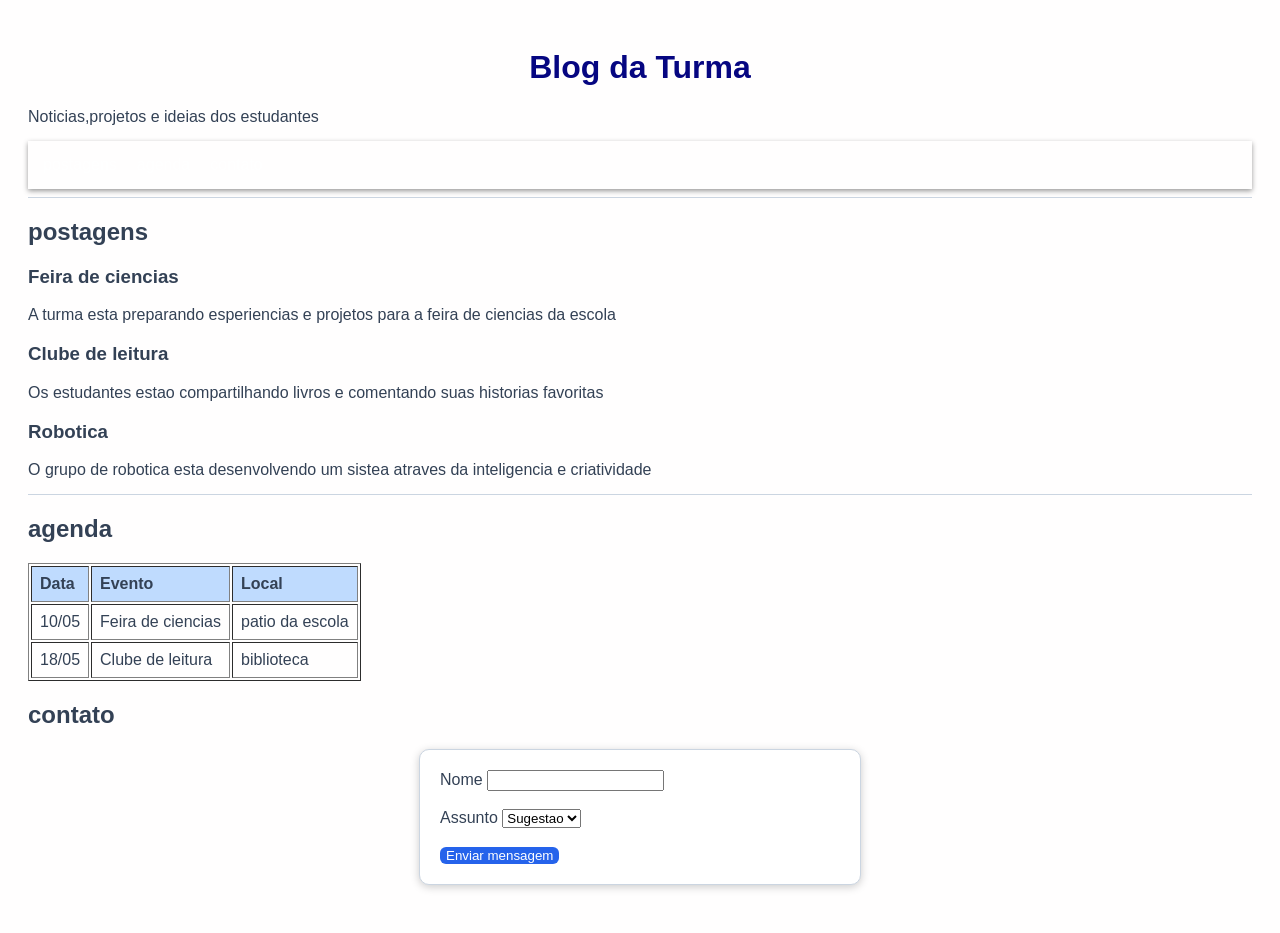
<file: index.html>
<!DOCTYPE html>
<html lang="pt-BR">

</html>

<head>
    <meta charset="UTF-8">
    <title>Blog da Turma</title>
    <link rel="stylesheet" href="estilo.css">
</head>

<body>
    <h1>Blog da Turma</h1>
    <p>Noticias,projetos e ideias dos estudantes</p>

    <nav>
        <a href="#postagens">postagens</a>
        <a href="#agenda">agenda</a>
        <a href="#contato">contato</a>
    </nav>
    <hr>
    <h2 id="postagens">postagens</h2>

    <h3>Feira de ciencias</h3>
    <p>A turma esta preparando esperiencias e projetos para a feira de ciencias da escola</p>

    <h3>Clube de leitura</h3>
    <p>Os estudantes estao compartilhando livros e comentando suas historias favoritas</p>

    <h3>Robotica</h3>
    <p>O grupo de robotica esta desenvolvendo um sistea atraves da inteligencia e criatividade</p>
    <hr>
    <h2 id="agenda">agenda</h2>
    <table border="1">
        <tr>
            <th>Data</th>
            <th>Evento</th>
            <th>Local</th>
        </tr>
        <tr>
            <td>10/05</td>
            <td>Feira de ciencias</td>
            <td>patio da escola</td>
        </tr>
        <tr>
            <td>18/05</td>
            <td>Clube de leitura</td>
            <td>biblioteca</td>
        </tr>
    </table>
    <h2 id="contato">contato</h2>
    <form action="https://httpbin.org/post" method="post">
        <label for="nome">Nome</label>
        <input type="text" id="nome" name="nome" required>
        <Br></Br>

        <label for="assunto">Assunto</label>
        <select id="assunto" name="assunto">
            <option>Sugestao</option>
            <option>Duvida</option>
            <option>Elogio</option>
        </select>
        <br><br>

        <button type="submit">Enviar mensagem</button>

    </form>
</body>
</file>
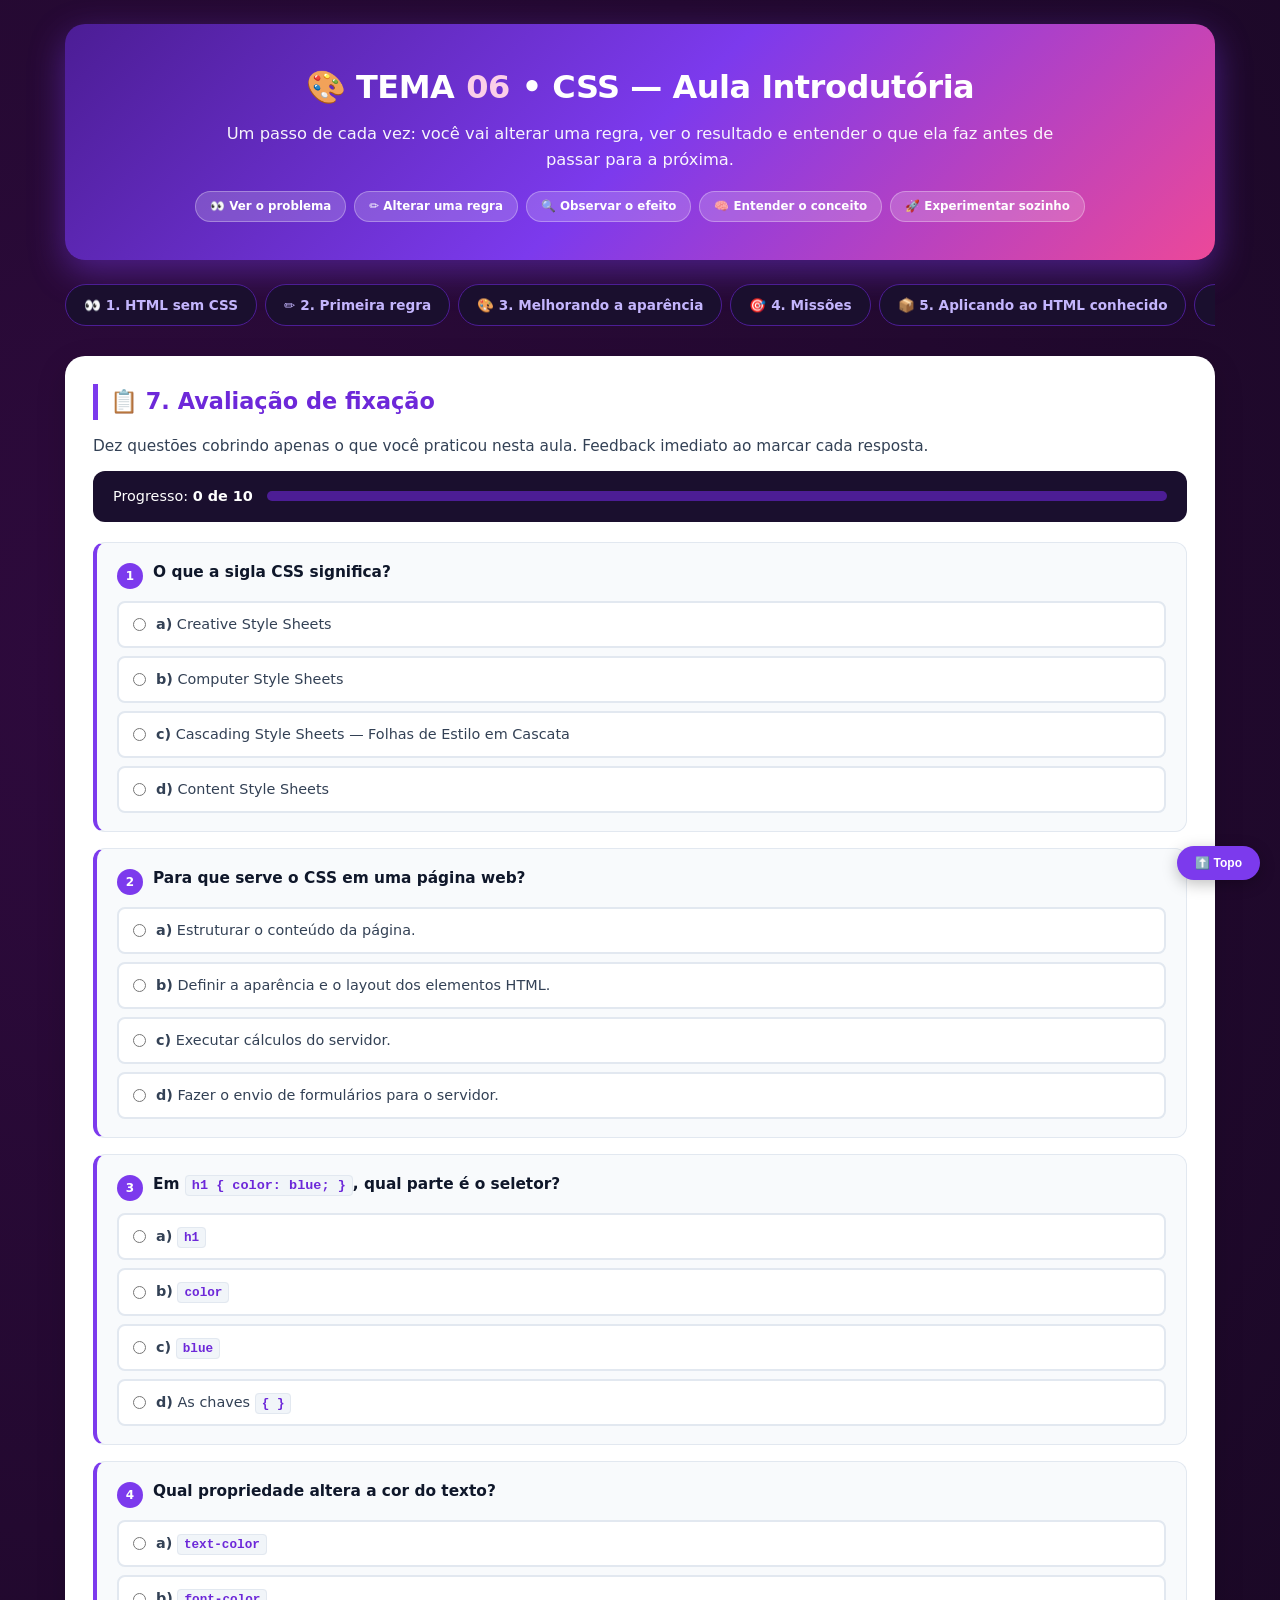
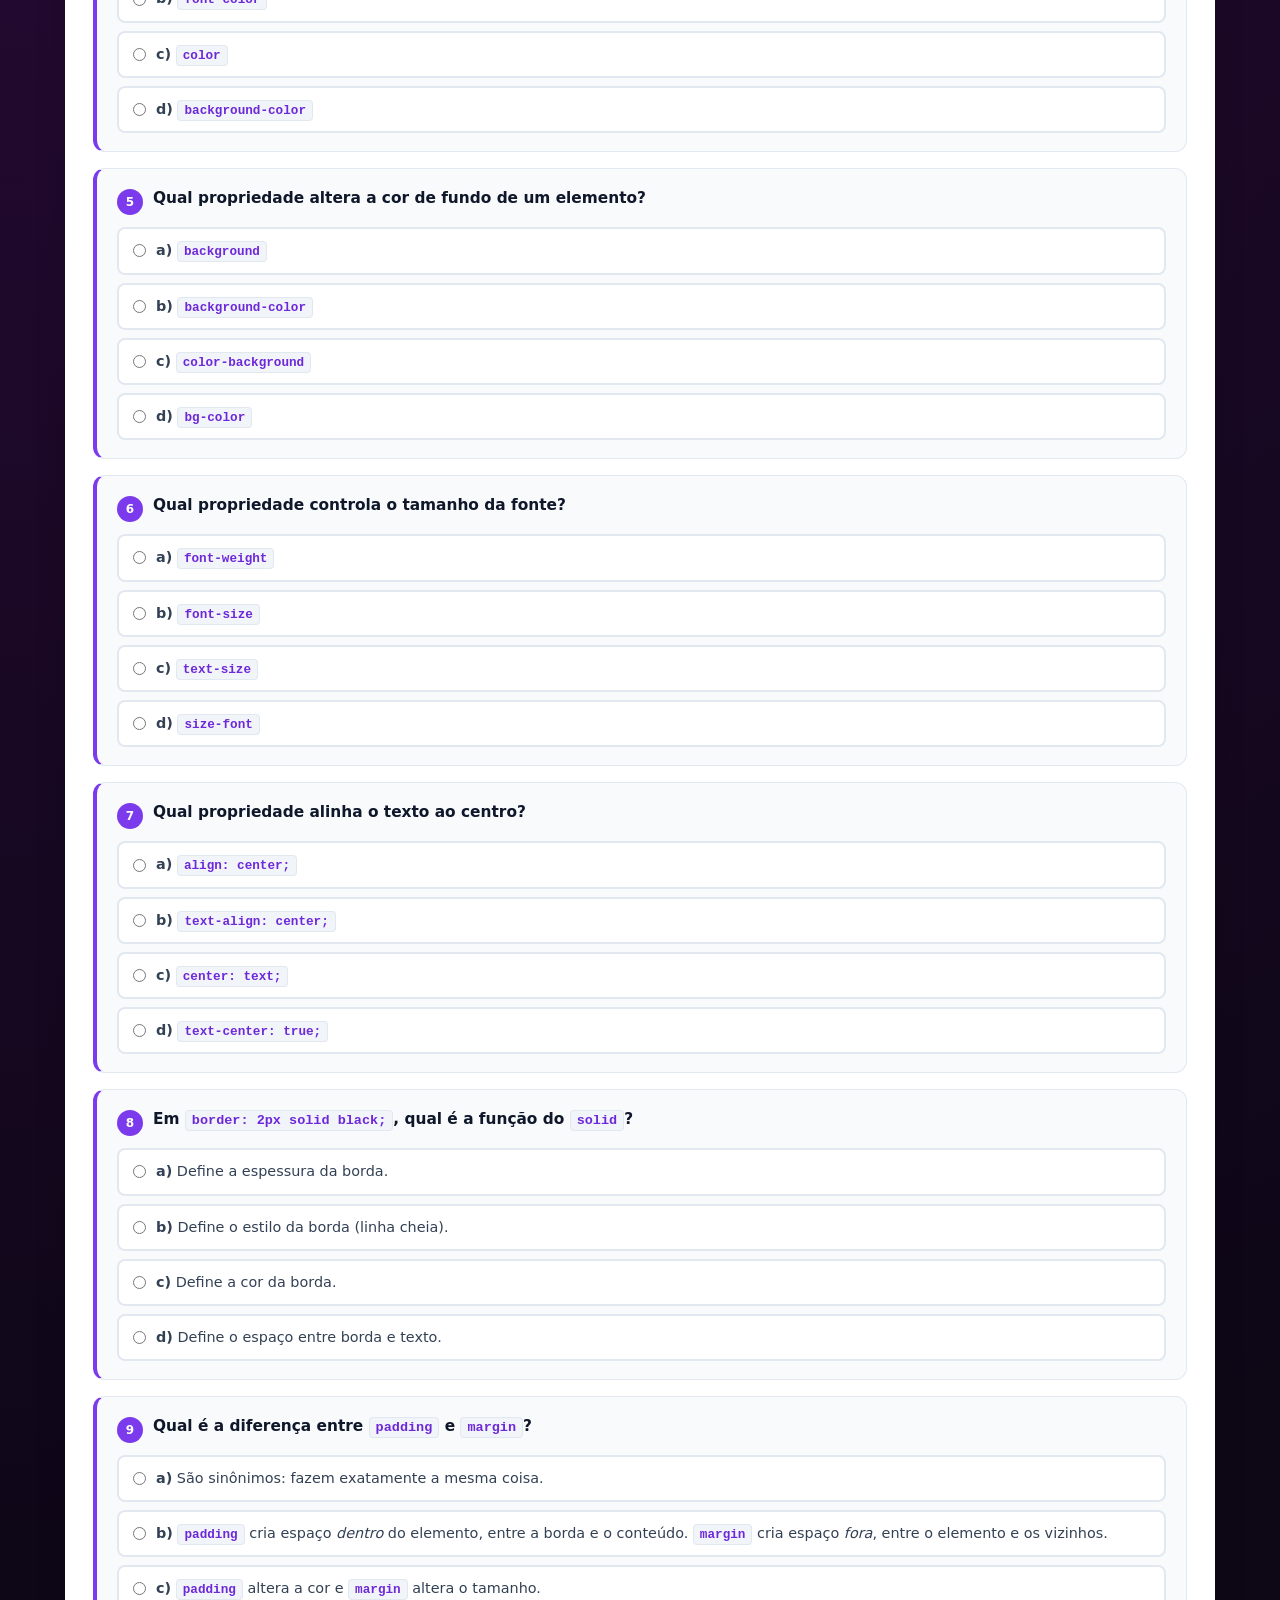
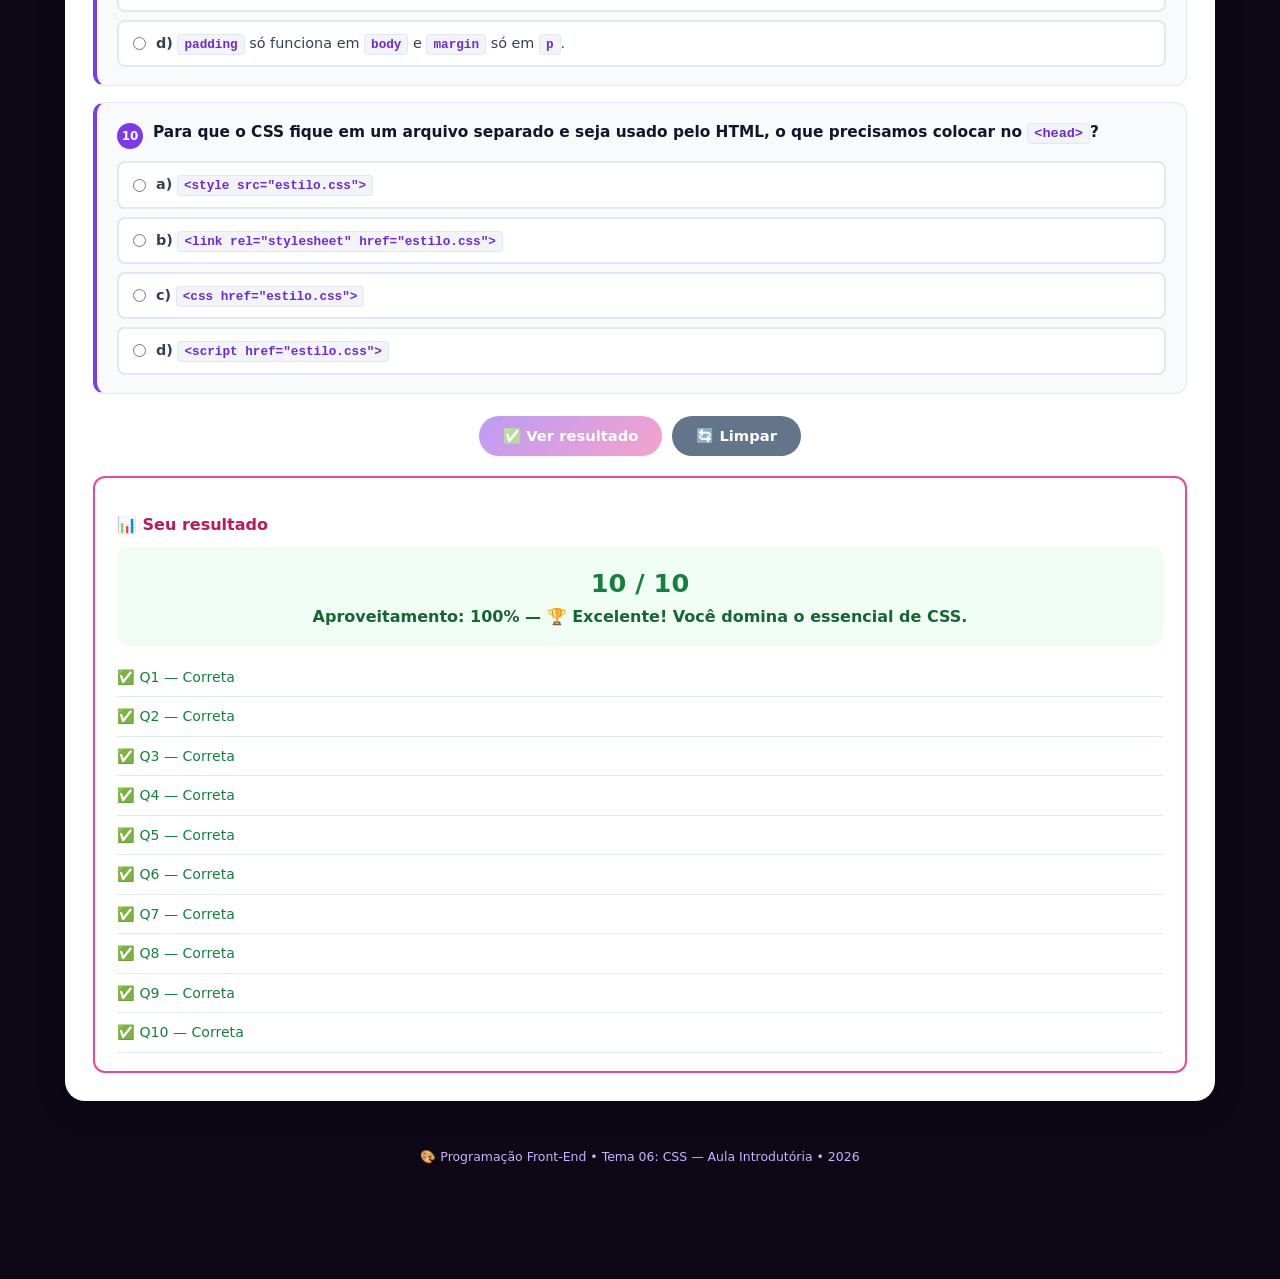
<file: 🎨 TEMA 06 • CSS — Aula Introdutória.html>
<!DOCTYPE html>
<!-- saved from url=(0060)https://almeida-cma.github.io/fe06/t6_css_introdutorio.html# -->
<html lang="pt-BR"><head><meta http-equiv="Content-Type" content="text/html; charset=UTF-8">

<meta name="viewport" content="width=device-width, initial-scale=1.0">
<title>🎨 TEMA 06 • CSS — Aula Introdutória</title>
<style>
  :root{
    --bg-body:#0d0716;
    --surface-dark:#1a0f2e;
    --surface-hover:#2a1a44;
    --card-white:#ffffff;
    --primary:#7c3aed;
    --primary-hover:#6d28d9;
    --primary-light:#a78bfa;
    --accent:#ec4899;
    --accent-light:#f472b6;
    --text-dark:#0f172a;
    --text-muted:#64748b;
    --border-light:#e2e8f0;
    --border-dark:#4c1d95;
    --radius-main:20px;
    --transicao:all .25s ease;
    --ok:#16a34a;
    --ok-soft:#dcfce7;
    --no:#dc2626;
    --no-soft:#fee2e2;
  }
  *{margin:0;padding:0;box-sizing:border-box;}
  body{
    font-family:'Segoe UI',system-ui,-apple-system,sans-serif;
    background:radial-gradient(circle at 10% 15%,#2e0a3d 0%,#0d0716 65%);
    color:var(--text-dark);
    min-height:100vh;
    padding:24px 14px 90px;
    line-height:1.6;
  }
  .container{max-width:1150px;margin:0 auto;}

  .header{
    background:linear-gradient(135deg,#4c1d95 0%,#7c3aed 50%,#ec4899 100%);
    border-radius:var(--radius-main);
    padding:38px 24px;
    margin-bottom:24px;
    text-align:center;
    color:#fff;
    box-shadow:0 12px 35px rgba(124,58,237,.45);
  }
  .header h1{
    font-size:2rem;
    margin-bottom:8px;
    letter-spacing:-.5px;
    display:flex;
    align-items:center;
    justify-content:center;
    gap:12px;
    flex-wrap:wrap;
  }
  .header h1 span{color:#fbcfe8;}
  .header p{opacity:.95;font-size:1.02rem;max-width:860px;margin:0 auto;}
  .badge-group{display:flex;flex-wrap:wrap;gap:8px;justify-content:center;margin-top:18px;}
  .badge{
    background:rgba(255,255,255,.18);
    border:1px solid rgba(255,255,255,.3);
    padding:5px 14px;
    border-radius:30px;
    font-size:.74rem;
    font-weight:700;
    color:#fff;
  }

  .tabs-nav{
    display:flex;
    gap:8px;
    overflow-x:auto;
    padding-bottom:8px;
    margin-bottom:22px;
  }
  .tab-btn{
    background:var(--surface-dark);
    color:#c4b5fd;
    border:1px solid var(--border-dark);
    padding:12px 18px;
    border-radius:30px;
    font-size:.85rem;
    font-weight:700;
    cursor:pointer;
    white-space:nowrap;
    transition:var(--transicao);
    font-family:inherit;
  }
  .tab-btn:hover{color:#fff;background:var(--surface-hover);}
  .tab-btn.active{
    background:linear-gradient(135deg,#6d28d9,#ec4899);
    color:#fff;
    border-color:#f472b6;
    box-shadow:0 0 16px rgba(236,72,153,.45);
  }
  .tab-content{display:none;animation:fadeIn .3s ease-out;}
  .tab-content.active{display:block;}
  @keyframes fadeIn{
    from{opacity:0;transform:translateY(6px);}
    to{opacity:1;transform:translateY(0);}
  }

  .card{
    background:var(--card-white);
    border-radius:var(--radius-main);
    padding:28px;
    margin-bottom:24px;
    box-shadow:0 10px 30px rgba(0,0,0,.15);
  }
  .card h2{
    color:#6d28d9;
    margin-bottom:14px;
    border-left:5px solid var(--primary);
    padding-left:12px;
    font-size:1.4rem;
    display:flex;
    align-items:center;
    gap:8px;
    flex-wrap:wrap;
  }
  .card h3{
    color:#0f172a;
    margin:22px 0 10px 0;
    font-size:1.12rem;
    border-bottom:2px dashed #cbd5e1;
    padding-bottom:6px;
  }
  .card h4{color:#1e293b;margin:16px 0 8px 0;font-size:1rem;font-weight:700;}
  .card p{color:#334155;margin-bottom:12px;font-size:.96rem;}
  .card ul,.card ol{color:#334155;line-height:1.8;margin:8px 0 14px 25px;font-size:.95rem;}
  .card li{margin-bottom:4px;}

  code{
    background:#f1f5f9;
    color:#6d28d9;
    padding:2px 6px;
    border-radius:4px;
    font-family:'Courier New',monospace;
    font-weight:700;
    font-size:.88em;
    border:1px solid var(--border-light);
  }

  .highlight-box{padding:16px 20px;border-radius:12px;margin:14px 0;font-size:.94rem;line-height:1.7;}
  .highlight-box.blue{background:#e0f2fe;border-left:5px solid #0284c7;color:#0c4a6e;}
  .highlight-box.amber{background:#fef3c7;border-left:5px solid #d97706;color:#78350f;}
  .highlight-box.rose{background:#ffe4e6;border-left:5px solid #e11d48;color:#881337;}
  .highlight-box.green{background:#dcfce7;border-left:5px solid #16a34a;color:#14532d;}
  .highlight-box.purple{background:#ede9fe;border-left:5px solid #7c3aed;color:#4c1d95;}
  .highlight-box.pink{background:#fce7f3;border-left:5px solid #ec4899;color:#831843;}
  .highlight-box code{
    background:rgba(255,255,255,.85);
    border:1px solid rgba(0,0,0,.15);
    color:#0f172a;
    padding:2px 6px;
    border-radius:4px;
    font-weight:800;
    font-family:'Courier New',monospace;
    font-size:.88em;
  }

  /* ============ PREVIEWS ============ */
  .preview-frame{
    background:#ffffff;
    border:2px solid var(--border-light);
    border-radius:14px;
    overflow:hidden;
    margin:16px 0;
  }
  .preview-topo{
    background:#1a0f2e;
    color:#c4b5fd;
    padding:8px 14px;
    font-family:'Courier New',monospace;
    font-size:.76rem;
    font-weight:700;
    display:flex;
    justify-content:space-between;
    align-items:center;
    gap:8px;
    flex-wrap:wrap;
  }
  .preview-topo span:first-child::before{content:'🌐 ';}
  .preview-corpo{
    padding:24px;
    background:#fff;
    color:#0f172a;
    min-height:120px;
  }
  .preview-corpo h1{font-size:1.5rem;margin-bottom:10px;font-weight:700;}
  .preview-corpo p{font-size:.95rem;margin-bottom:10px;line-height:1.65;}
  .preview-corpo a{color:#2563eb;text-decoration:underline;}
  .preview-corpo button{
    background:#e5e7eb;
    color:#111827;
    border:1px solid #9ca3af;
    padding:6px 14px;
    border-radius:4px;
    font-family:inherit;
    font-size:.85rem;
    cursor:pointer;
  }

  /* ============ ANATOMIA ============ */
  .anatomia-css{
    background:#0b0518;
    border:2px solid var(--border-dark);
    border-radius:14px;
    padding:22px;
    margin:18px 0;
    font-family:'Courier New',monospace;
    font-size:.94rem;
    line-height:2;
    overflow-x:auto;
    color:#e2e8f0;
    white-space:pre-wrap;
    word-break:break-word;
  }
  .anatomia-css code,
  .anatomia-css span{
    background:transparent;
    border:0;
    padding:0;
    border-radius:0;
    font-family:inherit;
    font-size:inherit;
    font-weight:inherit;
    color:inherit;
  }
  .anatomia-css .tok-sel{color:#f472b6 !important;font-weight:800;}
  .anatomia-css .tok-prop{color:#a78bfa !important;font-weight:700;}
  .anatomia-css .tok-val{color:#86efac !important;font-weight:700;}
  .anatomia-css .tok-punct{color:#cbd5e1 !important;font-weight:700;}
  .anatomia-css .tok-tag{color:#fdba74 !important;font-weight:800;}
  .anatomia-css .tok-attr{color:#7dd3fc !important;font-weight:700;}
  .anatomia-css .tok-string{color:#fde047 !important;font-weight:700;}
  .anatomia-css .anotacao{
    display:inline-block;
    background:rgba(167,139,250,.15);
    border-left:3px solid #a78bfa;
    color:#c4b5fd;
    padding:1px 10px;
    border-radius:4px;
    font-size:.76rem;
    margin-left:12px;
    font-family:'Segoe UI',sans-serif;
    font-style:italic;
  }

  /* ============ TABELA ============ */
  table.tabela{
    width:100%;
    border-collapse:collapse;
    font-size:.88rem;
    margin:16px 0;
    background:#fff;
    border-radius:8px;
    overflow:hidden;
    box-shadow:0 2px 10px rgba(0,0,0,.06);
  }
  table.tabela thead tr{
    background:linear-gradient(135deg,#4c1d95,#ec4899);
    color:#fff;
  }
  table.tabela th{
    padding:12px 14px;
    text-align:left;
    font-weight:800;
    font-size:.84rem;
  }
  table.tabela td{
    padding:10px 14px;
    border-bottom:1px solid #e2e8f0;
    color:#334155;
    vertical-align:top;
  }
  table.tabela tbody tr:hover{background:#f8fafc;}
  table.tabela tbody tr:last-child td{border-bottom:none;}

  /* ============ COMPARAÇÃO HTML x CSS ============ */
  .comparacao-grid{
    display:grid;
    grid-template-columns:1fr 1fr;
    gap:16px;
    margin:18px 0;
  }
  .comparacao-card{
    background:#f8fafc;
    border:2px solid var(--border-light);
    border-radius:14px;
    padding:18px 20px;
  }
  .comparacao-card h4{
    margin:0 0 10px 0;
    font-size:.92rem;
    display:flex;
    align-items:center;
    gap:8px;
  }
  .comparacao-card.cru{border-color:#9ca3af;}
  .comparacao-card.cru h4{color:#374151;}
  .comparacao-card.estilizado{border-color:var(--primary);}
  .comparacao-card.estilizado h4{color:#6d28d9;}
  .mini-preview{
    background:#fff;
    border:1px dashed #cbd5e1;
    border-radius:8px;
    padding:14px;
    font-size:.82rem;
    line-height:1.55;
    color:#334155;
  }

  /* ============ CARTÕES DE PROPRIEDADE ============ */
  .prop-card{
    background:#f8fafc;
    border:2px solid var(--border-light);
    border-radius:14px;
    padding:22px;
    margin-bottom:20px;
    position:relative;
  }
  .prop-card::before{
    content:attr(data-numero);
    position:absolute;
    top:-14px;
    left:20px;
    background:var(--prop-cor, #7c3aed);
    color:#fff;
    padding:5px 16px;
    border-radius:20px;
    font-size:.72rem;
    font-weight:900;
    letter-spacing:.5px;
  }
  .prop-card h3{
    margin-top:6px;
    border:0;
    padding:0;
    font-size:1.08rem;
    color:#0f172a;
    margin-bottom:10px;
  }
  .prop-card[data-num="1"]{--prop-cor:#0284c7;}
  .prop-card[data-num="2"]{--prop-cor:#7c3aed;}
  .prop-card[data-num="3"]{--prop-cor:#ec4899;}
  .prop-card[data-num="4"]{--prop-cor:#d97706;}
  .prop-card[data-num="5"]{--prop-cor:#16a34a;}
  .prop-card[data-num="6"]{--prop-cor:#dc2626;}
  .prop-card[data-num="7"]{--prop-cor:#0891b2;}

  .editor-mini{
    background:#0b0518;
    border:2px solid var(--border-dark);
    border-radius:10px;
    overflow:hidden;
    margin:12px 0;
  }
  .editor-mini-topo{
    display:flex;
    justify-content:space-between;
    align-items:center;
    background:#1a0f2e;
    padding:6px 12px;
    border-bottom:1px solid var(--border-dark);
    flex-wrap:wrap;
    gap:6px;
  }
  .editor-mini-topo span{
    color:#f472b6;
    font-size:.74rem;
    font-weight:700;
    font-family:monospace;
  }
  .editor-mini-topo .btn-aplicar{
    background:#10b981;
    color:#042f2e;
    border:none;
    padding:5px 14px;
    border-radius:6px;
    font-family:inherit;
    font-size:.74rem;
    font-weight:800;
    cursor:pointer;
    transition:var(--transicao);
  }
  .editor-mini-topo .btn-aplicar:hover{background:#059669;color:#fff;}
  .editor-mini textarea{
    width:100%;
    border:none;
    outline:none;
    background:transparent;
    color:#e2e8f0;
    font-family:'Courier New',monospace;
    font-size:.84rem;
    line-height:1.65;
    padding:12px 14px;
    resize:vertical;
    min-height:80px;
  }
  .editor-mini textarea::selection{background:#4c1d95;}

  /* ============ MISSÕES ============ */
  .missao{
    background:#f8fafc;
    border:2px solid var(--border-light);
    border-left:6px solid var(--primary);
    border-radius:14px;
    padding:20px 22px;
    margin-bottom:22px;
  }
  .missao.concluida{
    border-left-color:var(--ok);
    background:#f0fdf4;
  }
  .missao-titulo{
    display:flex;
    align-items:flex-start;
    gap:10px;
    margin-bottom:8px;
  }
  .missao-numero{
    background:var(--primary);
    color:#fff;
    width:28px;
    height:28px;
    border-radius:50%;
    display:flex;
    align-items:center;
    justify-content:center;
    font-weight:900;
    font-size:.84rem;
    flex-shrink:0;
    margin-top:1px;
  }
  .missao.concluida .missao-numero{background:var(--ok);}
  .missao-titulo strong{
    font-size:1.02rem;
    color:#0f172a;
    line-height:1.4;
    display:block;
  }
  .missao-titulo small{
    color:#64748b;
    font-size:.8rem;
    display:block;
    margin-top:2px;
  }
  .missao-texto{
    font-size:.92rem;
    color:#334155;
    line-height:1.65;
    margin:8px 0 12px 0;
  }
  .missao-texto code{
    background:#ede9fe;
    border:1px solid #c4b5fd;
    color:#5b21b6;
  }
  .missao textarea{
    width:100%;
    min-height:82px;
    padding:12px 14px;
    border:2px solid var(--border-dark);
    border-radius:8px;
    background:#0b0518;
    color:#e2e8f0;
    font-family:'Courier New',monospace;
    font-size:.86rem;
    line-height:1.65;
    resize:vertical;
    outline:none;
  }
  .missao textarea:focus{border-color:#a78bfa;}
  .missao textarea::selection{background:#4c1d95;}
  .microlabel{
    display:block;
    font-size:.72rem;
    font-weight:800;
    color:#64748b;
    text-transform:uppercase;
    letter-spacing:.5px;
    margin-bottom:4px;
  }
  .acao-missao{
    display:flex;
    gap:10px;
    flex-wrap:wrap;
    align-items:center;
    margin-top:10px;
  }
  .btn{
    background:linear-gradient(135deg,var(--primary),#ec4899);
    color:#fff;
    border:none;
    padding:11px 24px;
    border-radius:30px;
    cursor:pointer;
    font-size:.92rem;
    font-weight:700;
    transition:var(--transicao);
    font-family:inherit;
  }
  .btn:hover:not(:disabled){
    transform:translateY(-2px);
    box-shadow:0 6px 18px rgba(124,58,237,.4);
  }
  .btn:disabled{opacity:.5;cursor:not-allowed;}
  .btn-check{
    background:#10b981;
    color:#042f2e;
  }
  .btn-check:hover:not(:disabled){background:#059669;color:#fff;box-shadow:0 6px 18px rgba(16,185,129,.4);}
  .btn-secundario{
    background:#64748b;
  }
  .btn-secundario:hover:not(:disabled){box-shadow:0 6px 18px rgba(100,116,139,.4);}

  .feedback-missao{
    display:none;
    margin-top:12px;
    padding:12px 16px;
    border-radius:8px;
    font-size:.88rem;
    line-height:1.6;
  }
  .feedback-missao.mostrar{display:block;animation:fadeIn .25s ease-out;}
  .feedback-missao.ok{background:#dcfce7;color:#14532d;border-left:4px solid var(--ok);}
  .feedback-missao.no{background:#fee2e2;color:#881337;border-left:4px solid var(--no);}

  .preview-missao{
    background:#fff;
    border:2px dashed #cbd5e1;
    border-radius:10px;
    padding:16px 20px;
    margin-top:12px;
    color:#0f172a;
    transition:all .3s;
  }
  .preview-missao h1{font-size:1.5rem;margin-bottom:8px;font-weight:700;}
  .preview-missao p{font-size:.95rem;margin-bottom:8px;}
  .preview-missao a{color:#2563eb;text-decoration:underline;}
  .preview-missao button{
    background:#e5e7eb;color:#111827;border:1px solid #9ca3af;
    padding:6px 14px;border-radius:4px;font-family:inherit;font-size:.85rem;cursor:pointer;
  }

  /* ============ ETAPA 5 - HTML CONHECIDO ============ */
  .aplicar-tabs{
    display:flex;
    gap:8px;
    flex-wrap:wrap;
    margin:16px 0;
  }
  .aplicar-tab{
    background:#f8fafc;
    color:#475569;
    border:2px solid var(--border-light);
    padding:10px 18px;
    border-radius:10px;
    font-family:inherit;
    font-size:.86rem;
    font-weight:700;
    cursor:pointer;
    transition:var(--transicao);
  }
  .aplicar-tab:hover{background:#f1f5f9;border-color:#cbd5e1;}
  .aplicar-tab.active{
    background:linear-gradient(135deg,#6d28d9,#ec4899);
    color:#fff;
    border-color:#c4b5fd;
  }
  .aplicar-bloco{display:none;}
  .aplicar-bloco.active{display:block;animation:fadeIn .25s ease-out;}

  .aplicar-grid{
    display:grid;
    grid-template-columns:1fr 1fr;
    gap:16px;
    margin-top:14px;
  }
  .aplicar-col h4{
    margin:0 0 8px 0;
    font-size:.82rem;
    text-transform:uppercase;
    letter-spacing:.5px;
    color:#64748b;
    font-weight:800;
  }
  .aplicar-col .editor-mini{margin-top:0;}

  .html-fixed{
    background:#0b0518;
    border:2px solid var(--border-dark);
    border-radius:10px;
    padding:12px 14px;
    color:#cbd5e1;
    font-family:'Courier New',monospace;
    font-size:.8rem;
    line-height:1.65;
    white-space:pre;
    overflow-x:auto;
    max-height:280px;
  }

  /* ============ COMPARAÇÃO 3 FORMAS ============ */
  .formas-grid{
    display:grid;
    grid-template-columns:1fr 1fr 1fr;
    gap:14px;
    margin:16px 0;
  }
  .forma-card{
    background:#f8fafc;
    border:2px solid var(--border-light);
    border-radius:12px;
    padding:16px 18px;
  }
  .forma-card h4{
    margin:0 0 8px 0;
    font-size:.92rem;
    color:#6d28d9;
  }
  .forma-card.inline{border-color:#f472b6;}
  .forma-card.interno{border-color:#a78bfa;}
  .forma-card.externo{border-color:#38bdf8;}
  .forma-card.inline h4{color:#831843;}
  .forma-card.interno h4{color:#4c1d95;}
  .forma-card.externo h4{color:#075985;}
  .forma-card p{font-size:.84rem;color:#475569;margin-bottom:8px;}
  .forma-card code{
    display:block;
    padding:8px 10px;
    background:#fff;
    border:1px solid var(--border-light);
    border-radius:6px;
    font-size:.76rem;
    word-break:break-all;
    white-space:normal;
    line-height:1.5;
    color:#0f172a;
  }

  /* ============ QUIZ ============ */
  .quiz-header{
    display:flex;
    justify-content:space-between;
    align-items:center;
    gap:14px;
    flex-wrap:wrap;
    background:#1a0f2e;
    color:#fff;
    padding:14px 20px;
    border-radius:12px;
    margin-bottom:20px;
  }
  .quiz-header .progresso-texto{font-size:.9rem;}
  .barra-quiz{
    flex:1;
    min-width:140px;
    height:10px;
    background:#4c1d95;
    border-radius:5px;
    overflow:hidden;
  }
  .barra-quiz-preenchimento{
    height:100%;
    width:0%;
    background:linear-gradient(90deg,#a78bfa,#f472b6);
    transition:width .3s;
  }
  .question{
    background:#f8fafc;
    border-radius:12px;
    padding:18px 20px;
    margin-bottom:16px;
    border-left:4px solid var(--primary);
    border-top:1px solid var(--border-light);
    border-right:1px solid var(--border-light);
    border-bottom:1px solid var(--border-light);
  }
  .question-header{
    font-weight:700;
    color:#0f172a;
    margin-bottom:12px;
    display:flex;
    align-items:flex-start;
    gap:10px;
    font-size:.96rem;
    line-height:1.5;
  }
  .question-number{
    background:var(--primary);
    color:#fff;
    width:26px;
    height:26px;
    border-radius:50%;
    text-align:center;
    line-height:26px;
    font-size:12px;
    font-weight:bold;
    flex-shrink:0;
    margin-top:2px;
  }
  .options{display:flex;flex-direction:column;gap:8px;}
  .option{
    display:flex;
    align-items:center;
    gap:10px;
    padding:10px 14px;
    background:#fff;
    border-radius:8px;
    border:2px solid var(--border-light);
    cursor:pointer;
    transition:var(--transicao);
    font-size:.9rem;
    color:#334155;
  }
  .option:hover:not(.disabled){
    border-color:var(--primary);
    background:#ede9fe;
    transform:translateX(3px);
  }
  .option.correct{border-color:var(--ok) !important;background:var(--ok-soft) !important;}
  .option.wrong{border-color:var(--no) !important;background:var(--no-soft) !important;}
  .option.disabled{cursor:default;opacity:.92;}
  .feedback-imediato{
    display:none;
    margin-top:12px;
    padding:12px 16px;
    border-radius:8px;
    font-size:.88rem;
    line-height:1.6;
  }
  .feedback-imediato.mostrar{display:block;}
  .feedback-imediato.ok{background:var(--ok-soft);color:#14532d;border-left:4px solid var(--ok);}
  .feedback-imediato.no{background:var(--no-soft);color:#881337;border-left:4px solid var(--no);}
  .results{
    background:#fff;
    border:2px solid var(--accent);
    border-radius:12px;
    padding:18px 22px;
    margin-top:20px;
    display:none;
  }
  .results.mostrar{display:block;}

  .btn-grupo{
    display:flex;
    gap:10px;
    justify-content:center;
    margin-top:22px;
    flex-wrap:wrap;
  }

  .toast-notificacao{
    position:fixed;
    bottom:24px;
    right:24px;
    background:#7c3aed;
    color:#fff;
    padding:12px 20px;
    border-radius:10px;
    font-weight:bold;
    font-size:.85rem;
    box-shadow:0 10px 25px rgba(0,0,0,.3);
    display:none;
    z-index:9999;
    animation:slideUp .3s ease;
    max-width:340px;
    line-height:1.5;
  }
  @keyframes slideUp{
    from{transform:translateY(20px);opacity:0;}
    to{transform:translateY(0);opacity:1;}
  }
  .btn-top{
    position:fixed;
    bottom:20px;
    right:20px;
    background:var(--primary);
    color:#fff;
    border:none;
    padding:10px 18px;
    border-radius:50px;
    cursor:pointer;
    font-size:12px;
    font-weight:700;
    box-shadow:0 4px 15px rgba(0,0,0,.25);
    z-index:100;
  }

  @media (max-width:860px){
    .comparacao-grid,
    .aplicar-grid,
    .formas-grid{grid-template-columns:1fr;}
  }

  @media (max-width:768px){
    .header h1{font-size:1.55rem;}
    .card{padding:18px 14px;}
    .tab-btn{padding:10px 14px;font-size:.78rem;}
    .anatomia-css{font-size:.8rem;padding:16px;}
    .missao{padding:16px;}
    .prop-card{padding:16px;}
    .editor-mini textarea{font-size:.8rem;}
  }
</style>
<style id="style-missao-1-preview">#missao-1-preview { all: initial; } #missao-1-preview h1 {
 color: red, blue, #7c3aed
}</style><style id="style-missao-2-preview">#missao-2-preview { all: initial; } #missao-2-preview body {
 background-color: lightyellow, #f1f5f9
}</style><style id="style-missao-3-preview">#missao-3-preview { all: initial; } #missao-3-preview p {
 font-size: 16px
}
</style><style id="style-missao-4-preview">#missao-4-preview { all: initial; } #missao-4-preview h1 {
 border: 2px solid black
}</style><style id="style-missao-5-preview">#missao-5-preview { all: initial; } #missao-5-preview h1 {
 border:2px solid black
padding: 10px, 30px
}</style></head>
<body>

<div class="container" id="inicio">
  <header class="header">
    <h1>🎨 TEMA <span>06</span> • CSS — Aula Introdutória</h1>
    <p>Um passo de cada vez: você vai alterar uma regra, ver o resultado e entender o que ela faz antes de passar para a próxima.</p>
    <div class="badge-group">
      <span class="badge">👀 Ver o problema</span>
      <span class="badge">✏️ Alterar uma regra</span>
      <span class="badge">🔍 Observar o efeito</span>
      <span class="badge">🧠 Entender o conceito</span>
      <span class="badge">🚀 Experimentar sozinho</span>
    </div>
  </header>

  <nav class="tabs-nav">
    <button type="button" class="tab-btn" data-aba="aba-sem-css">👀 1. HTML sem CSS</button>
    <button type="button" class="tab-btn" data-aba="aba-primeira">✏️ 2. Primeira regra</button>
    <button type="button" class="tab-btn" data-aba="aba-melhorar">🎨 3. Melhorando a aparência</button>
    <button type="button" class="tab-btn" data-aba="aba-missoes">🎯 4. Missões</button>
    <button type="button" class="tab-btn" data-aba="aba-aplicar">📦 5. Aplicando ao HTML conhecido</button>
    <button type="button" class="tab-btn" data-aba="aba-separar">📁 6. Separar HTML e CSS</button>
    <button type="button" class="tab-btn active" data-aba="aba-avaliacao">📋 7. Avaliação</button>
  </nav>

  <!-- ============ ABA 1 — HTML SEM CSS ============ -->
  <div id="aba-sem-css" class="tab-content">
    <section class="card">
      <h2>👀 1. Uma página sem CSS</h2>

      <p>Antes de aprender CSS, veja o que acontece quando uma página HTML <strong>não tem nenhuma folha de estilo</strong>. Este é o modo padrão do navegador.</p>

      <h3>📄 A página como o navegador a exibe</h3>
      <div class="preview-frame">
        <div class="preview-topo">
          <span>pagina-crua.html</span>
          <span>sem estilo aplicado</span>
        </div>
        <div class="preview-corpo">
          <h1>Meu Primeiro Site</h1>
          <p>Esta é uma página HTML e ela está com a aparência padrão do navegador. Nada foi estilizado.</p>
          <p>Aqui temos um <a href="https://almeida-cma.github.io/fe06/t6_css_introdutorio.html#">link de exemplo</a> e um botão abaixo.</p>
          <button type="button">Clique aqui</button>
        </div>
      </div>

      <h3>🤔 A pergunta que abre o tema</h3>
      <div class="highlight-box purple">
        <strong>Repare:</strong> tudo está em Times New Roman, fundo branco, link azul sublinhado, botão cinza. Não há cor, espaçamento personalizado nem nada que diferencie esta página de qualquer outra.<br><br>
        <strong>Pergunta:</strong> como poderíamos mudar a cor do título, o fundo da página, o tamanho do texto e o espaçamento — <em>sem alterar o conteúdo</em> do HTML?
      </div>

      <h3>🧭 Três camadas, três responsabilidades</h3>
      <p>A web separa responsabilidades em três linguagens. Cada uma cuida de uma coisa:</p>

      <table class="tabela">
        <thead>
          <tr>
            <th>Camada</th>
            <th>Linguagem</th>
            <th>O que faz</th>
            <th>Exemplo</th>
          </tr>
        </thead>
        <tbody>
          <tr>
            <td><strong>Estrutura</strong></td>
            <td>HTML</td>
            <td>Diz o que cada elemento é.</td>
            <td><code>&lt;h1&gt;</code> é um título.</td>
          </tr>
          <tr>
            <td><strong>Apresentação</strong></td>
            <td>CSS</td>
            <td>Diz como cada elemento aparece.</td>
            <td>O título é azul e ocupa toda a largura.</td>
          </tr>
          <tr>
            <td><strong>Comportamento</strong></td>
            <td>JavaScript</td>
            <td>Diz o que acontece quando o usuário age.</td>
            <td>Ao clicar, o botão abre um menu.</td>
          </tr>
        </tbody>
      </table>

      <div class="highlight-box blue">
        <strong>Definição em uma frase:</strong> CSS <em>(Cascading Style Sheets — Folhas de Estilo em Cascata)</em> é a linguagem que descreve <strong>como</strong> os elementos HTML devem ser exibidos. Ela não muda o que existe na página; muda a aparência do que já existe.
      </div>

      <h3>🎯 O que você vai conseguir fazer nesta aula</h3>
      <ul>
        <li>Escrever uma regra CSS simples e entender cada parte dela.</li>
        <li>Alterar a cor, o fundo, o tamanho do texto, o alinhamento, as bordas e os espaçamentos de qualquer elemento.</li>
        <li>Aplicar esses conhecimentos em HTML que você já estudou: navegação, listas, tabelas e formulários.</li>
        <li>Salvar o CSS em um arquivo separado, no formato profissional.</li>
      </ul>
    </section>
  </div>

  <!-- ============ ABA 2 — PRIMEIRA REGRA ============ -->
  <div id="aba-primeira" class="tab-content">
    <section class="card">
      <h2>✏️ 2. A primeira regra CSS</h2>

      <p>Vamos começar com uma única mudança: fazer o título ficar azul.</p>

      <h3>🔬 A regra desmontada</h3>
      <div class="anatomia-css"><span class="tok-sel">h1</span> <span class="tok-punct">{</span>
  <span class="tok-prop">color</span><span class="tok-punct">:</span> <span class="tok-val">blue</span><span class="tok-punct">;</span>
<span class="tok-punct">}</span></div>

      <table class="tabela">
        <thead>
          <tr>
            <th>Parte</th>
            <th>O que é</th>
            <th>Função</th>
          </tr>
        </thead>
        <tbody>
          <tr>
            <td><code>h1</code></td>
            <td><strong>Seletor</strong></td>
            <td>Escolhe <em>quais</em> elementos a regra vai afetar. Aqui, todos os <code>&lt;h1&gt;</code> da página.</td>
          </tr>
          <tr>
            <td><code>{ }</code></td>
            <td><strong>Chaves</strong></td>
            <td>Delimitam o bloco de regras. Tudo que está dentro delas vale para o seletor.</td>
          </tr>
          <tr>
            <td><code>color</code></td>
            <td><strong>Propriedade</strong></td>
            <td>O que está sendo alterado. Aqui, a cor do texto.</td>
          </tr>
          <tr>
            <td><code>:</code></td>
            <td><strong>Dois-pontos</strong></td>
            <td>Separa a propriedade do valor. Toda declaração tem dois-pontos.</td>
          </tr>
          <tr>
            <td><code>blue</code></td>
            <td><strong>Valor</strong></td>
            <td>O que a propriedade assume. Aqui, a cor azul.</td>
          </tr>
          <tr>
            <td><code>;</code></td>
            <td><strong>Ponto e vírgula</strong></td>
            <td>Encerra a declaração. Obrigatório entre uma declaração e a próxima.</td>
          </tr>
        </tbody>
      </table>

      <div class="highlight-box amber">
        <strong>⚠️ Detalhes que quebram a regra:</strong><br>
        • Esquecer o <code>;</code> depois do valor faz a próxima declaração se juntar a ele, e a regra inteira é ignorada.<br>
        • Usar <code>=</code> no lugar de <code>:</code> também quebra — CSS usa dois-pontos, não sinal de igual.<br>
        • Escrever <code>Color</code> (maiúscula) funciona em CSS, mas o padrão é minúscula; adote minúscula sempre.
      </div>

      <h3>🧪 Teste ao vivo</h3>
      <p>Altere o valor de <code>color</code> no editor abaixo, clique em <strong>Aplicar</strong> e observe o título mudar. Tente valores como <code>red</code>, <code>green</code>, <code>purple</code> ou <code>#e11d48</code>.</p>

      <div class="editor-mini">
        <div class="editor-mini-topo">
          <span>experimento-01.css</span>
          <button type="button" class="btn-aplicar" data-aplicar-exp="exp1">▶ Aplicar</button>
        </div>
        <textarea id="exp1-editor" spellcheck="false">h1 {
  color: blue;
}</textarea>
      </div>

      <div class="preview-frame">
        <div class="preview-topo">
          <span>pagina-css.html</span>
          <span>com o CSS do editor acima</span>
        </div>
        <div class="preview-corpo" id="exp1-preview">
          <h1>Meu Primeiro Site</h1>
          <p>Esta é uma página HTML e agora ela tem uma regra CSS aplicada.</p>
          <p>Aqui temos um <a href="https://almeida-cma.github.io/fe06/t6_css_introdutorio.html#">link de exemplo</a> e um botão abaixo.</p>
          <button type="button">Clique aqui</button>
        </div>
      </div>

      <h3>💡 Por que a cor "blue" funciona?</h3>
      <p>CSS aceita três formas de escrever cores:</p>
      <table class="tabela">
        <thead>
          <tr>
            <th>Forma</th>
            <th>Exemplo</th>
            <th>Observação</th>
          </tr>
        </thead>
        <tbody>
          <tr>
            <td><strong>Nome</strong></td>
            <td><code>blue</code>, <code>red</code>, <code>green</code></td>
            <td>Mais de 140 nomes prontos. Fácil para experimentar.</td>
          </tr>
          <tr>
            <td><strong>Hexadecimal</strong></td>
            <td><code>#ff0000</code>, <code>#1e40af</code></td>
            <td>Padrão profissional. Permite qualquer combinação.</td>
          </tr>
          <tr>
            <td><strong>RGB</strong></td>
            <td><code>rgb(255, 0, 0)</code></td>
            <td>Útil quando precisa controlar os canais individualmente.</td>
          </tr>
        </tbody>
      </table>

      <div class="highlight-box green">
        <strong>✅ Primeiro objetivo concluído:</strong> você já alterou o conteúdo visual de uma página <em>sem tocar em uma letra do HTML</em>. É essa a ideia central do CSS.
      </div>
    </section>
  </div>

  <!-- ============ ABA 3 — MELHORANDO A APARÊNCIA ============ -->
  <div id="aba-melhorar" class="tab-content">
    <section class="card">
      <h2>🎨 3. Melhorando a aparência, uma propriedade por vez</h2>
      <p>Vamos acrescentar propriedades em sequência. Antes de cada uma, observe o resultado da anterior — a próxima só faz sentido depois que a atual está clara.</p>
      <p>Use o <strong>editor de CSS</strong> no final desta aba para experimentar todas juntas. Cada cartão abaixo ilustra <em>uma</em> propriedade.</p>

      <!-- 1 -->
      <div class="prop-card" data-numero="PROPRIEDADE 1 / 7" data-num="1">
        <h3>🎨 <code>color</code> — a cor do texto</h3>
        <p>Já conhecemos. Altera somente a cor da <strong>letra</strong>, não do fundo.</p>
        <div class="anatomia-css"><span class="tok-sel">p</span> <span class="tok-punct">{</span> <span class="tok-prop">color</span><span class="tok-punct">:</span> <span class="tok-val">#1e40af</span><span class="tok-punct">;</span> <span class="tok-punct">}</span></div>
        <div class="preview-frame"><div class="preview-corpo"><p style="color:#1e40af;margin:0;">Este parágrafo tem letras azuis.</p></div></div>
      </div>

      <!-- 2 -->
      <div class="prop-card" data-numero="PROPRIEDADE 2 / 7" data-num="2">
        <h3>🎨 <code>background-color</code> — a cor de fundo</h3>
        <p>Pinta o fundo <strong>do elemento</strong>. Aplicado em <code>body</code>, pinta a página inteira.</p>
        <div class="anatomia-css"><span class="tok-sel">body</span> <span class="tok-punct">{</span> <span class="tok-prop">background-color</span><span class="tok-punct">:</span> <span class="tok-val">#fef3c7</span><span class="tok-punct">;</span> <span class="tok-punct">}</span></div>
        <div class="preview-frame" style="background:#fef3c7;"><div class="preview-corpo"><p style="margin:0;">A página agora tem fundo amarelo claro.</p></div></div>
      </div>

      <!-- 3 -->
      <div class="prop-card" data-numero="PROPRIEDADE 3 / 7" data-num="3">
        <h3>🎨 <code>font-size</code> — o tamanho da letra</h3>
        <p>Controla o tamanho do texto. O valor mais comum é em <strong>pixels</strong> (<code>px</code>).</p>
        <div class="anatomia-css"><span class="tok-sel">p</span> <span class="tok-punct">{</span> <span class="tok-prop">font-size</span><span class="tok-punct">:</span> <span class="tok-val">22px</span><span class="tok-punct">;</span> <span class="tok-punct">}</span></div>
        <div class="preview-frame"><div class="preview-corpo"><p style="font-size:22px;margin:0;">Este parágrafo está com 22 pixels de tamanho.</p></div></div>
        <div class="highlight-box amber" style="margin-top:12px;">
          <strong>Pratique:</strong> altere para <code>14px</code>, depois <code>28px</code>. Repare como a leitura muda.
        </div>
      </div>

      <!-- 4 -->
      <div class="prop-card" data-numero="PROPRIEDADE 4 / 7" data-num="4">
        <h3>🎨 <code>text-align</code> — o alinhamento do texto</h3>
        <p>Move o texto dentro do espaço do elemento. Aceita <code>left</code>, <code>center</code>, <code>right</code> e <code>justify</code>.</p>
        <div class="anatomia-css"><span class="tok-sel">h1</span> <span class="tok-punct">{</span> <span class="tok-prop">text-align</span><span class="tok-punct">:</span> <span class="tok-val">center</span><span class="tok-punct">;</span> <span class="tok-punct">}</span></div>
        <div class="preview-frame"><div class="preview-corpo"><h1 style="text-align:center;margin:0;">Título centralizado</h1></div></div>
      </div>

      <!-- 5 -->
      <div class="prop-card" data-numero="PROPRIEDADE 5 / 7" data-num="5">
        <h3>🎨 <code>border</code> — a borda</h3>
        <p>Desenha uma linha em volta do elemento. Tem três partes na ordem: <strong>espessura</strong>, <strong>estilo</strong> e <strong>cor</strong>.</p>
        <div class="anatomia-css"><span class="tok-sel">p</span> <span class="tok-punct">{</span> <span class="tok-prop">border</span><span class="tok-punct">:</span> <span class="tok-val">2px solid #7c3aed</span><span class="tok-punct">;</span> <span class="tok-punct">}</span></div>
        <div class="preview-frame"><div class="preview-corpo"><p style="border:2px solid #7c3aed;padding:10px;margin:0;">Este parágrafo tem uma borda roxa de 2px.</p></div></div>
        <div class="highlight-box blue" style="margin-top:12px;">
          <strong>Estilos de borda comuns:</strong> <code>solid</code> (linha cheia), <code>dashed</code> (tracejada), <code>dotted</code> (pontilhada).
        </div>
      </div>

      <!-- 6 -->
      <div class="prop-card" data-numero="PROPRIEDADE 6 / 7" data-num="6">
        <h3>🎨 <code>padding</code> — o espaço interno</h3>
        <p>Empurra o conteúdo <strong>para dentro</strong>, entre a borda e o texto. Funciona como uma folga.</p>
        <div class="anatomia-css"><span class="tok-sel">p</span> <span class="tok-punct">{</span> <span class="tok-prop">padding</span><span class="tok-punct">:</span> <span class="tok-val">20px</span><span class="tok-punct">;</span> <span class="tok-punct">}</span></div>
        <div class="preview-frame"><div class="preview-corpo"><p style="border:2px solid #7c3aed;padding:20px;margin:0;">Este parágrafo tem 20px de espaço interno em todos os lados. Compare com o cartão anterior.</p></div></div>
      </div>

      <!-- 7 -->
      <div class="prop-card" data-numero="PROPRIEDADE 7 / 7" data-num="7">
        <h3>🎨 <code>margin</code> — o espaço externo</h3>
        <p>Empurra <strong>para fora</strong>, criando espaço entre este elemento e os vizinhos. Diferente do <code>padding</code>, que empurra para dentro.</p>
        <div class="anatomia-css"><span class="tok-sel">p</span> <span class="tok-punct">{</span> <span class="tok-prop">margin</span><span class="tok-punct">:</span> <span class="tok-val">20px</span><span class="tok-punct">;</span> <span class="tok-punct">}</span></div>
        <div class="preview-frame"><div class="preview-corpo">
          <p style="border:2px solid #7c3aed;padding:10px;margin:0;">Este parágrafo tem borda mas nenhuma margin.</p>
          <p style="border:2px solid #7c3aed;padding:10px;margin:20px 0;">Este parágrafo tem 20px de margin.</p>
          <p style="border:2px solid #7c3aed;padding:10px;margin:0;">Repare a distância entre eles.</p>
        </div></div>
        <div class="highlight-box green" style="margin-top:12px;">
          <strong>Resumo da diferença:</strong><br>
          <code>padding</code> = espaço <em>dentro</em> da borda, junto ao texto.<br>
          <code>margin</code> = espaço <em>fora</em> da borda, junto aos outros elementos.
        </div>
      </div>

      <h3>🧪 Junte tudo</h3>
      <p>Agora edite o CSS abaixo com o que você aprendeu. Aplique e observe o resultado no preview abaixo do editor.</p>

      <div class="editor-mini">
        <div class="editor-mini-topo">
          <span>experimento-02.css</span>
          <button type="button" class="btn-aplicar" data-aplicar-exp="exp2">▶ Aplicar</button>
        </div>
        <textarea id="exp2-editor" spellcheck="false">body {
  background-color: #fef9c3;
  font-family: Arial, sans-serif;
}

h1 {
  color: #6d28d9;
  text-align: center;
  border: 2px solid #6d28d9;
  padding: 10px;
}

p {
  font-size: 18px;
  margin: 16px 0;
}

button {
  background-color: #7c3aed;
  color: white;
  border: none;
  padding: 10px 20px;
}</textarea>
      </div>

      <div class="preview-frame">
        <div class="preview-topo">
          <span>pagina-final.html</span>
          <span>com o CSS do editor acima</span>
        </div>
        <div class="preview-corpo" id="exp2-preview">
          <h1>Meu Primeiro Site</h1>
          <p>Esta é uma página HTML e agora ela tem várias regras CSS aplicadas.</p>
          <p>Aqui temos um <a href="https://almeida-cma.github.io/fe06/t6_css_introdutorio.html#">link de exemplo</a> e um botão abaixo.</p>
          <button type="button">Clique aqui</button>
        </div>
      </div>

      <div class="highlight-box blue">
        <strong>O que você fez até agora:</strong> descobriu que cada propriedade altera <em>uma coisa específica</em> na aparência do elemento, e que a mudança aparece imediatamente ao aplicar. Esse é o ciclo básico do CSS: <strong>escrever → aplicar → observar → ajustar</strong>.
      </div>
    </section>
  </div>

  <!-- ============ ABA 4 — MISSÕES ============ -->
  <div id="aba-missoes" class="tab-content">
    <section class="card">
      <h2>🎯 4. Missões práticas</h2>
      <p>Cinco missões curtas. Cada uma pede que você escreva uma regra CSS com um objetivo claro. Escreva no editor, aplique e confira se a propriedade pedida apareceu no resultado.</p>

      <div class="highlight-box purple">
        <strong>Como funciona a conferência:</strong> o sistema verifica se a sua regra está bem formada (seletor, chaves, propriedade, dois-pontos, valor e ponto e vírgula) e se ela inclui a <strong>propriedade-alvo</strong> da missão. Não há resposta pronta — qualquer valor válido para a propriedade conta como correto.
      </div>

      <!-- MISSÃO 1 -->
      <div class="missao concluida" id="missao-1">
        <div class="missao-titulo">
          <div class="missao-numero">1</div>
          <div>
            <strong>Mudar a cor do título</strong>
            <small>Alvo: propriedade <code>color</code> aplicada ao <code>h1</code></small>
          </div>
        </div>
        <div class="missao-texto">
          Escreva uma regra que deixe o texto do <code>h1</code> em qualquer cor diferente de preto. Use <code>red</code>, <code>blue</code>, <code>#7c3aed</code> ou o valor que preferir.
        </div>
        <label class="microlabel" for="missao-1-editor">Seu CSS</label>
        <textarea id="missao-1-editor" spellcheck="false" placeholder="h1 {
  color: ...;
}"></textarea>
        <div class="acao-missao">
          <button type="button" class="btn btn-check" data-verificar="1">✔ Verificar</button>
        </div>
        <div class="preview-missao" id="missao-1-preview">
          <h1>Meu Primeiro Site</h1>
          <p>Parágrafo de exemplo.</p>
        </div>
        <div class="feedback-missao mostrar ok" id="missao-1-feedback">✅ <strong>Boa!</strong> Sua regra está bem formada e usa a propriedade correta. O preview acima já mostra o efeito.</div>
      </div>

      <!-- MISSÃO 2 -->
      <div class="missao concluida" id="missao-2">
        <div class="missao-titulo">
          <div class="missao-numero">2</div>
          <div>
            <strong>Alterar o fundo da página</strong>
            <small>Alvo: propriedade <code>background-color</code> no <code>body</code></small>
          </div>
        </div>
        <div class="missao-texto">
          Escreva uma regra que aplique um fundo claro na página inteira. Use <code>lightyellow</code>, <code>#f1f5f9</code> ou outro valor claro.
        </div>
        <label class="microlabel" for="missao-2-editor">Seu CSS</label>
        <textarea id="missao-2-editor" spellcheck="false" placeholder="body {
  background-color: ...;
}"></textarea>
        <div class="acao-missao">
          <button type="button" class="btn btn-check" data-verificar="2">✔ Verificar</button>
        </div>
        <div class="preview-missao" id="missao-2-preview">
          <h1>Meu Primeiro Site</h1>
          <p>O fundo deve mudar de claro.</p>
        </div>
        <div class="feedback-missao mostrar ok" id="missao-2-feedback">✅ <strong>Boa!</strong> Sua regra está bem formada e usa a propriedade correta. O preview acima já mostra o efeito.</div>
      </div>

      <!-- MISSÃO 3 -->
      <div class="missao concluida" id="missao-3">
        <div class="missao-titulo">
          <div class="missao-numero">3</div>
          <div>
            <strong>Aumentar o tamanho do texto</strong>
            <small>Alvo: propriedade <code>font-size</code> no <code>p</code></small>
          </div>
        </div>
        <div class="missao-texto">
          Escreva uma regra que deixe os parágrafos maiores que o padrão. Qualquer valor acima de <code>16px</code> serve.
        </div>
        <label class="microlabel" for="missao-3-editor">Seu CSS</label>
        <textarea id="missao-3-editor" spellcheck="false" placeholder="p {
  font-size: ...;
}"></textarea>
        <div class="acao-missao">
          <button type="button" class="btn btn-check" data-verificar="3">✔ Verificar</button>
        </div>
        <div class="preview-missao" id="missao-3-preview">
          <h1>Tamanho padrão</h1>
          <p>Este parágrafo deve ficar maior após a regra.</p>
        </div>
        <div class="feedback-missao mostrar ok" id="missao-3-feedback">✅ <strong>Boa!</strong> Sua regra está bem formada e usa a propriedade correta. O preview acima já mostra o efeito.</div>
      </div>

      <!-- MISSÃO 4 -->
      <div class="missao concluida" id="missao-4">
        <div class="missao-titulo">
          <div class="missao-numero">4</div>
          <div>
            <strong>Criar uma borda</strong>
            <small>Alvo: propriedade <code>border</code> no <code>h1</code></small>
          </div>
        </div>
        <div class="missao-texto">
          Escreva uma regra que desenhe uma borda em volta do título. Use a estrutura <code>espessura estilo cor</code> — por exemplo, <code>2px solid black</code>.
        </div>
        <label class="microlabel" for="missao-4-editor">Seu CSS</label>
        <textarea id="missao-4-editor" spellcheck="false" placeholder="h1 {
  border: ...;
}"></textarea>
        <div class="acao-missao">
          <button type="button" class="btn btn-check" data-verificar="4">✔ Verificar</button>
        </div>
        <div class="preview-missao" id="missao-4-preview">
          <h1>Título com borda</h1>
          <p>Uma borda deve aparecer em volta do título acima.</p>
        </div>
        <div class="feedback-missao mostrar ok" id="missao-4-feedback">✅ <strong>Boa!</strong> Sua regra está bem formada e usa a propriedade correta. O preview acima já mostra o efeito.</div>
      </div>

      <!-- MISSÃO 5 -->
      <div class="missao concluida" id="missao-5">
        <div class="missao-titulo">
          <div class="missao-numero">5</div>
          <div>
            <strong>Criar espaço interno</strong>
            <small>Alvo: propriedade <code>padding</code> no <code>h1</code></small>
          </div>
        </div>
        <div class="missao-texto">
          Agora que o título tem borda, adicione espaço entre a borda e o texto usando <code>padding</code>. Use um valor entre <code>10px</code> e <code>30px</code>.
        </div>
        <label class="microlabel" for="missao-5-editor">Seu CSS</label>
        <textarea id="missao-5-editor" spellcheck="false" placeholder="h1 {
  border: 2px solid black;
  padding: ...;
}"></textarea>
        <div class="acao-missao">
          <button type="button" class="btn btn-check" data-verificar="5">✔ Verificar</button>
        </div>
        <div class="preview-missao" id="missao-5-preview" style="border:0;">
          <h1 style="border:2px solid black;">Título com borda e padding</h1>
          <p>Adicione padding para que o texto não cole na borda.</p>
        </div>
        <div class="feedback-missao mostrar ok" id="missao-5-feedback">✅ <strong>Boa!</strong> Sua regra está bem formada e usa a propriedade correta. O preview acima já mostra o efeito.</div>
      </div>

      <div class="highlight-box green">
        <strong>Parabéns!</strong> Você já sabe mudar cor de texto, fundo, tamanho, borda e espaçamento interno. Isso cobre boa parte do que se usa no dia a dia de CSS iniciante.
      </div>
    </section>
  </div>

  <!-- ============ ABA 5 — APLICAR AO HTML CONHECIDO ============ -->
  <div id="aba-aplicar" class="tab-content">
    <section class="card">
      <h2>📦 5. Aplicar ao HTML que você já conhece</h2>
      <p>Aqui você vai usar CSS em elementos que já estudou: links de navegação, listas ordenadas, tabelas e formulários. A regra é <strong>nunca alterar o HTML</strong>; só o CSS.</p>

      <div class="aplicar-tabs">
        <button type="button" class="aplicar-tab active" data-aplicar="nav">🧭 Navegação</button>
        <button type="button" class="aplicar-tab" data-aplicar="lista">📋 Lista ordenada</button>
        <button type="button" class="aplicar-tab" data-aplicar="tabela">📊 Tabela</button>
        <button type="button" class="aplicar-tab" data-aplicar="formulario">📝 Formulário</button>
      </div>

      <!-- NAVEGAÇÃO -->
      <div class="aplicar-bloco active" data-bloco="nav">
        <h3>🧭 Navegação com links</h3>
        <p>Um menu simples, sem estilo. Seu objetivo: fazer os links parecerem uma barra de navegação — fundo escuro, texto claro, sem sublinhado, algum espaçamento entre eles.</p>
        <div class="aplicar-grid">
          <div class="aplicar-col">
            <h4>HTML (não altere)</h4>
            <div class="html-fixed">&lt;nav&gt;
  &lt;a href="#"&gt;Início&lt;/a&gt;
  &lt;a href="#"&gt;Sobre&lt;/a&gt;
  &lt;a href="#"&gt;Contato&lt;/a&gt;
&lt;/nav&gt;</div>
            <h4 style="margin-top:14px;">Seu CSS</h4>
            <div class="editor-mini">
              <div class="editor-mini-topo">
                <span>navegacao.css</span>
                <button type="button" class="btn-aplicar" data-aplicar-exp="nav">▶ Aplicar</button>
              </div>
              <textarea id="nav-editor" spellcheck="false">nav {
  background-color: #1e293b;
  padding: 14px;
}

nav a {
  color: #ffffff;
  text-decoration: none;
  margin-right: 20px;
}</textarea>
            </div>
          </div>
          <div class="aplicar-col">
            <h4>Resultado</h4>
            <div class="preview-frame" style="margin-top:0;">
              <div class="preview-corpo" id="nav-preview">
                <nav>
                  <a href="https://almeida-cma.github.io/fe06/t6_css_introdutorio.html#">Início</a>
                  <a href="https://almeida-cma.github.io/fe06/t6_css_introdutorio.html#">Sobre</a>
                  <a href="https://almeida-cma.github.io/fe06/t6_css_introdutorio.html#">Contato</a>
                </nav>
              </div>
            </div>
          </div>
        </div>
        <div class="highlight-box blue">
          <strong>Novo conceito simples:</strong> o seletor <code>nav a</code> (com espaço) significa "todo <code>&lt;a&gt;</code> que esteja dentro de um <code>&lt;nav&gt;</code>". O espaço lê como "dentro de". Se quiser estilizar apenas um grupo de links sem afetar os de fora, esse é o caminho.
        </div>
      </div>

      <!-- LISTA -->
      <div class="aplicar-bloco" data-bloco="lista">
        <h3>📋 Lista ordenada</h3>
        <p>Uma lista de compras, sem estilo. Objetivo: dar fundo, espaçamento interno, borda e afastamento entre os itens.</p>
        <div class="aplicar-grid">
          <div class="aplicar-col">
            <h4>HTML (não altere)</h4>
            <div class="html-fixed">&lt;ol&gt;
  &lt;li&gt;Estudar CSS&lt;/li&gt;
  &lt;li&gt;Praticar no editor&lt;/li&gt;
  &lt;li&gt;Fazer as missões&lt;/li&gt;
&lt;/ol&gt;</div>
            <h4 style="margin-top:14px;">Seu CSS</h4>
            <div class="editor-mini">
              <div class="editor-mini-topo">
                <span>lista.css</span>
                <button type="button" class="btn-aplicar" data-aplicar-exp="lista">▶ Aplicar</button>
              </div>
              <textarea id="lista-editor" spellcheck="false">ol {
  background-color: #f1f5f9;
  padding: 20px 20px 20px 40px;
  border: 2px solid #cbd5e1;
}

li {
  margin-bottom: 10px;
  font-size: 17px;
}</textarea>
            </div>
          </div>
          <div class="aplicar-col">
            <h4>Resultado</h4>
            <div class="preview-frame" style="margin-top:0;">
              <div class="preview-corpo" id="lista-preview">
                <ol>
                  <li>Estudar CSS</li>
                  <li>Praticar no editor</li>
                  <li>Fazer as missões</li>
                </ol>
              </div>
            </div>
          </div>
        </div>
      </div>

      <!-- TABELA -->
      <div class="aplicar-bloco" data-bloco="tabela">
        <h3>📊 Tabela de notas</h3>
        <p>Uma tabela sem estilo. Objetivo: dar borda, espaçamento nas células e fundo no cabeçalho.</p>
        <div class="aplicar-grid">
          <div class="aplicar-col">
            <h4>HTML (não altere)</h4>
            <div class="html-fixed">&lt;table&gt;
  &lt;thead&gt;
    &lt;tr&gt;
      &lt;th&gt;Aluno&lt;/th&gt;
      &lt;th&gt;Nota&lt;/th&gt;
    &lt;/tr&gt;
  &lt;/thead&gt;
  &lt;tbody&gt;
    &lt;tr&gt;
      &lt;td&gt;Ana&lt;/td&gt;
      &lt;td&gt;9,0&lt;/td&gt;
    &lt;/tr&gt;
    &lt;tr&gt;
      &lt;td&gt;João&lt;/td&gt;
      &lt;td&gt;7,5&lt;/td&gt;
    &lt;/tr&gt;
  &lt;/tbody&gt;
&lt;/table&gt;</div>
            <h4 style="margin-top:14px;">Seu CSS</h4>
            <div class="editor-mini">
              <div class="editor-mini-topo">
                <span>tabela.css</span>
                <button type="button" class="btn-aplicar" data-aplicar-exp="tabela">▶ Aplicar</button>
              </div>
              <textarea id="tabela-editor" spellcheck="false">table {
  border-collapse: collapse;
  width: 100%;
}

th, td {
  border: 1px solid #cbd5e1;
  padding: 10px;
  text-align: left;
}

th {
  background-color: #7c3aed;
  color: white;
}</textarea>
            </div>
          </div>
          <div class="aplicar-col">
            <h4>Resultado</h4>
            <div class="preview-frame" style="margin-top:0;">
              <div class="preview-corpo" id="tabela-preview">
                <table>
                  <thead>
                    <tr><th>Aluno</th><th>Nota</th></tr>
                  </thead>
                  <tbody>
                    <tr><td>Ana</td><td>9,0</td></tr>
                    <tr><td>João</td><td>7,5</td></tr>
                  </tbody>
                </table>
              </div>
            </div>
          </div>
        </div>
        <div class="highlight-box amber" style="margin-top:14px;">
          <strong>Duas propriedades novas apareceram:</strong><br>
          • <code>border-collapse: collapse</code> junta as bordas das células em uma linha única.<br>
          • O seletor <code>th, td</code> (com vírgula) aplica a mesma regra <em>aos dois</em> seletores, de forma independente.
        </div>
      </div>

      <!-- FORMULÁRIO -->
      <div class="aplicar-bloco" data-bloco="formulario">
        <h3>📝 Formulário de contato</h3>
        <p>Um formulário como o do Tema 5, sem estilo. Objetivo: dar espaçamento nos campos, bordas suaves e um botão com destaque.</p>
        <div class="aplicar-grid">
          <div class="aplicar-col">
            <h4>HTML (não altere)</h4>
            <div class="html-fixed">&lt;form&gt;
  &lt;label&gt;Nome&lt;/label&gt;
  &lt;input type="text"&gt;

  &lt;label&gt;E-mail&lt;/label&gt;
  &lt;input type="email"&gt;

  &lt;button type="submit"&gt;Enviar&lt;/button&gt;
&lt;/form&gt;</div>
            <h4 style="margin-top:14px;">Seu CSS</h4>
            <div class="editor-mini">
              <div class="editor-mini-topo">
                <span>formulario.css</span>
                <button type="button" class="btn-aplicar" data-aplicar-exp="formulario">▶ Aplicar</button>
              </div>
              <textarea id="formulario-editor" spellcheck="false">form {
  padding: 20px;
  border: 2px solid #cbd5e1;
  max-width: 320px;
}

label {
  display: block;
  margin-top: 12px;
  font-weight: bold;
}

input {
  width: 100%;
  padding: 8px;
  margin-top: 4px;
  border: 1px solid #94a3b8;
}

button {
  margin-top: 16px;
  background-color: #7c3aed;
  color: white;
  border: none;
  padding: 10px 22px;
}</textarea>
            </div>
          </div>
          <div class="aplicar-col">
            <h4>Resultado</h4>
            <div class="preview-frame" style="margin-top:0;">
              <div class="preview-corpo" id="formulario-preview">
                <form>
                  <label>Nome</label>
                  <input type="text">
                  <label>E-mail</label>
                  <input type="email">
                  <button type="submit">Enviar</button>
                </form>
              </div>
            </div>
          </div>
        </div>
        <div class="highlight-box blue" style="margin-top:14px;">
          <strong>Detalhe:</strong> <code>label { display: block; }</code> faz cada rótulo ocupar uma linha própria. Sem isso, o rótulo fica ao lado do campo. É o mesmo conceito de "block vs inline" que você verá em detalhe na apostila de referência.
        </div>
      </div>
    </section>
  </div>

  <!-- ============ ABA 6 — SEPARAR HTML E CSS ============ -->
  <div id="aba-separar" class="tab-content">
    <section class="card">
      <h2>📁 6. Separar HTML e CSS</h2>
      <p>Até agora você colocou o CSS dentro do próprio HTML, num bloco <code>&lt;style&gt;</code>. Funciona, mas na prática profissional o CSS mora em um arquivo separado. Vamos entender as três formas.</p>

      <h3>🧩 As três formas de aplicar CSS</h3>
      <div class="formas-grid">
        <div class="forma-card inline">
          <h4>1. Inline (dentro da tag)</h4>
          <p>No atributo <code>style</code> do próprio elemento.</p>
          <code>&lt;p style="color: red;"&gt;</code>
          <p style="margin-top:8px;font-size:.8rem;"><strong>Quando usar:</strong> ajuste pontual em um único elemento. Raramente recomendado.</p>
        </div>
        <div class="forma-card interno">
          <h4>2. Interno (no &lt;head&gt;)</h4>
          <p>Dentro de um bloco <code>&lt;style&gt;</code> no documento HTML.</p>
          <code>&lt;style&gt;\np { color: red; }\n&lt;/style&gt;</code>
          <p style="margin-top:8px;font-size:.8rem;"><strong>Quando usar:</strong> página única ou experimento rápido. É o que usamos até aqui.</p>
        </div>
        <div class="forma-card externo">
          <h4>3. Externo (arquivo .css)</h4>
          <p>Em um arquivo separado, ligado por <code>&lt;link&gt;</code>.</p>
          <code>&lt;link rel="stylesheet"\n      href="estilo.css"&gt;</code>
          <p style="margin-top:8px;font-size:.8rem;"><strong>Quando usar:</strong> prática profissional. Um arquivo serve a várias páginas.</p>
        </div>
      </div>

      <div class="highlight-box green">
        <strong>Por que o externo é o padrão profissional?</strong><br>
        • Você escreve o CSS <strong>uma vez</strong> e ele vale para todas as páginas que o referenciam.<br>
        • O navegador <strong>guarda em cache</strong> o arquivo <code>.css</code>, deixando as próximas páginas mais rápidas.<br>
        • Seu <code>index.html</code> fica limpo, contendo só conteúdo, e o arquivo <code>estilo.css</code> contém só aparência.
      </div>

      <h3>🛠 Como aplicar na prática</h3>
      <ol>
        <li>Crie uma pasta no computador, por exemplo, <code>meu-site</code>.</li>
        <li>Dentro dela, crie <strong>dois arquivos</strong>: <code>index.html</code> e <code>estilo.css</code>.</li>
        <li>Em <code>estilo.css</code>, cole o CSS que você escreveu nos experimentos desta aula.</li>
        <li>Em <code>index.html</code>, no <code>&lt;head&gt;</code>, adicione a tag <code>&lt;link&gt;</code> apontando para o arquivo.</li>
        <li>Abra o <code>index.html</code> no navegador. O estilo deve aparecer aplicado.</li>
      </ol>

      <h3>📄 index.html</h3>
      <div class="anatomia-css"><span class="tok-punct">&lt;!DOCTYPE</span> <span class="tok-tag">html</span><span class="tok-punct">&gt;</span>
<span class="tok-punct">&lt;</span><span class="tok-tag">html</span> <span class="tok-attr">lang</span><span class="tok-punct">=</span><span class="tok-string">"pt-BR"</span><span class="tok-punct">&gt;</span>
<span class="tok-punct">&lt;</span><span class="tok-tag">head</span><span class="tok-punct">&gt;</span>
  <span class="tok-punct">&lt;</span><span class="tok-tag">meta</span> <span class="tok-attr">charset</span><span class="tok-punct">=</span><span class="tok-string">"UTF-8"</span><span class="tok-punct">&gt;</span>
  <span class="tok-punct">&lt;</span><span class="tok-tag">link</span> <span class="tok-attr">rel</span><span class="tok-punct">=</span><span class="tok-string">"stylesheet"</span> <span class="tok-attr">href</span><span class="tok-punct">=</span><span class="tok-string">"estilo.css"</span><span class="tok-punct">&gt;</span>
  <span class="tok-punct">&lt;</span><span class="tok-tag">title</span><span class="tok-punct">&gt;</span>Meu Primeiro Site<span class="tok-punct">&lt;/</span><span class="tok-tag">title</span><span class="tok-punct">&gt;</span>
<span class="tok-punct">&lt;/</span><span class="tok-tag">head</span><span class="tok-punct">&gt;</span>
<span class="tok-punct">&lt;</span><span class="tok-tag">body</span><span class="tok-punct">&gt;</span>
  <span class="tok-punct">&lt;</span><span class="tok-tag">h1</span><span class="tok-punct">&gt;</span>Meu Primeiro Site<span class="tok-punct">&lt;/</span><span class="tok-tag">h1</span><span class="tok-punct">&gt;</span>
  <span class="tok-punct">&lt;</span><span class="tok-tag">p</span><span class="tok-punct">&gt;</span>Página estilizada por arquivo externo.<span class="tok-punct">&lt;/</span><span class="tok-tag">p</span><span class="tok-punct">&gt;</span>
<span class="tok-punct">&lt;/</span><span class="tok-tag">body</span><span class="tok-punct">&gt;</span>
<span class="tok-punct">&lt;/</span><span class="tok-tag">html</span><span class="tok-punct">&gt;</span></div>

      <h3>📄 estilo.css</h3>
      <div class="anatomia-css"><span class="tok-sel">body</span> <span class="tok-punct">{</span>
  <span class="tok-prop">background-color</span><span class="tok-punct">:</span> <span class="tok-val">#fef9c3</span><span class="tok-punct">;</span>
  <span class="tok-prop">font-family</span><span class="tok-punct">:</span> <span class="tok-val">Arial, sans-serif</span><span class="tok-punct">;</span>
<span class="tok-punct">}</span>

<span class="tok-sel">h1</span> <span class="tok-punct">{</span>
  <span class="tok-prop">color</span><span class="tok-punct">:</span> <span class="tok-val">#6d28d9</span><span class="tok-punct">;</span>
  <span class="tok-prop">border</span><span class="tok-punct">:</span> <span class="tok-val">2px solid #6d28d9</span><span class="tok-punct">;</span>
  <span class="tok-prop">padding</span><span class="tok-punct">:</span> <span class="tok-val">10px</span><span class="tok-punct">;</span>
<span class="tok-punct">}</span></div>

      <div class="highlight-box amber">
        <strong>⚠️ Erros comuns ao usar externo:</strong><br>
        • O arquivo <code>estilo.css</code> precisa estar na mesma pasta do <code>index.html</code> (ou o caminho no <code>href</code> precisa apontar para onde ele está).<br>
        • A tag <code>&lt;link&gt;</code> é um <em>void element</em>: não tem tag de fechamento <code>&lt;/link&gt;</code>.<br>
        • O <code>rel="stylesheet"</code> é obrigatório — sem ele o navegador não aplica o arquivo como estilo.
      </div>

      <div class="highlight-box blue">
        <strong>Você chegou ao fim do conteúdo essencial.</strong> Agora sabe escrever regras CSS, aplicar as propriedades principais, entender o efeito de cada uma, usar em HTML que já conhece e separar HTML do CSS como profissional. A próxima aba é a avaliação.
      </div>
    </section>
  </div>

  <!-- ============ ABA 7 — AVALIAÇÃO ============ -->
  <div id="aba-avaliacao" class="tab-content active">
    <section class="card">
      <h2>📋 7. Avaliação de fixação</h2>
      <p>Dez questões cobrindo apenas o que você praticou nesta aula. Feedback imediato ao marcar cada resposta.</p>

      <div class="quiz-header">
        <span class="progresso-texto">Progresso: <strong id="txt-progresso-css">10 de 10</strong></span>
        <div class="barra-quiz"><div class="barra-quiz-preenchimento" id="fill-progresso-css" style="width: 100%;"></div></div>
      </div>

      <div id="container-questoes-css"><div class="question" id="css-q1"><div class="question-header"><span class="question-number">1</span><div>O que a sigla CSS significa?</div></div><div class="options"><div class="option disabled" data-letra="a"><input type="radio" name="css-q1" value="a" tabindex="-1"><label><strong>a)</strong> Creative Style Sheets</label></div><div class="option disabled" data-letra="b"><input type="radio" name="css-q1" value="b" tabindex="-1"><label><strong>b)</strong> Computer Style Sheets</label></div><div class="option disabled correct" data-letra="c"><input type="radio" name="css-q1" value="c" tabindex="-1"><label><strong>c)</strong> Cascading Style Sheets — Folhas de Estilo em Cascata</label></div><div class="option disabled" data-letra="d"><input type="radio" name="css-q1" value="d" tabindex="-1"><label><strong>d)</strong> Content Style Sheets</label></div></div><div class="feedback-imediato mostrar ok" id="feed-css-q1">✅ <strong>Correto!</strong> Cascading Style Sheets. Em português: Folhas de Estilo em Cascata.</div></div><div class="question" id="css-q2"><div class="question-header"><span class="question-number">2</span><div>Para que serve o CSS em uma página web?</div></div><div class="options"><div class="option disabled" data-letra="a"><input type="radio" name="css-q2" value="a" tabindex="-1"><label><strong>a)</strong> Estruturar o conteúdo da página.</label></div><div class="option disabled correct" data-letra="b"><input type="radio" name="css-q2" value="b" tabindex="-1"><label><strong>b)</strong> Definir a aparência e o layout dos elementos HTML.</label></div><div class="option disabled" data-letra="c"><input type="radio" name="css-q2" value="c" tabindex="-1"><label><strong>c)</strong> Executar cálculos do servidor.</label></div><div class="option disabled" data-letra="d"><input type="radio" name="css-q2" value="d" tabindex="-1"><label><strong>d)</strong> Fazer o envio de formulários para o servidor.</label></div></div><div class="feedback-imediato mostrar ok" id="feed-css-q2">✅ <strong>Correto!</strong> O CSS cuida da aparência: cores, tamanhos, espaçamentos, bordas. A estrutura fica por conta do HTML; o comportamento, do JavaScript.</div></div><div class="question" id="css-q3"><div class="question-header"><span class="question-number">3</span><div>Em <code>h1 { color: blue; }</code>, qual parte é o <strong>seletor</strong>?</div></div><div class="options"><div class="option disabled correct" data-letra="a"><input type="radio" name="css-q3" value="a" tabindex="-1"><label><strong>a)</strong> <code>h1</code></label></div><div class="option disabled" data-letra="b"><input type="radio" name="css-q3" value="b" tabindex="-1"><label><strong>b)</strong> <code>color</code></label></div><div class="option disabled" data-letra="c"><input type="radio" name="css-q3" value="c" tabindex="-1"><label><strong>c)</strong> <code>blue</code></label></div><div class="option disabled" data-letra="d"><input type="radio" name="css-q3" value="d" tabindex="-1"><label><strong>d)</strong> As chaves <code>{ }</code></label></div></div><div class="feedback-imediato mostrar ok" id="feed-css-q3">✅ <strong>Correto!</strong> O seletor é <code>h1</code>. Ele escolhe quais elementos a regra vai afetar. <code>color</code> é a propriedade, <code>blue</code> é o valor.</div></div><div class="question" id="css-q4"><div class="question-header"><span class="question-number">4</span><div>Qual propriedade altera a cor do texto?</div></div><div class="options"><div class="option disabled" data-letra="a"><input type="radio" name="css-q4" value="a" tabindex="-1"><label><strong>a)</strong> <code>text-color</code></label></div><div class="option disabled" data-letra="b"><input type="radio" name="css-q4" value="b" tabindex="-1"><label><strong>b)</strong> <code>font-color</code></label></div><div class="option disabled correct" data-letra="c"><input type="radio" name="css-q4" value="c" tabindex="-1"><label><strong>c)</strong> <code>color</code></label></div><div class="option disabled" data-letra="d"><input type="radio" name="css-q4" value="d" tabindex="-1"><label><strong>d)</strong> <code>background-color</code></label></div></div><div class="feedback-imediato mostrar ok" id="feed-css-q4">✅ <strong>Correto!</strong> A propriedade é <code>color</code>. <code>background-color</code> altera o fundo, não o texto.</div></div><div class="question" id="css-q5"><div class="question-header"><span class="question-number">5</span><div>Qual propriedade altera a cor de fundo de um elemento?</div></div><div class="options"><div class="option disabled" data-letra="a"><input type="radio" name="css-q5" value="a" tabindex="-1"><label><strong>a)</strong> <code>background</code></label></div><div class="option disabled correct" data-letra="b"><input type="radio" name="css-q5" value="b" tabindex="-1"><label><strong>b)</strong> <code>background-color</code></label></div><div class="option disabled" data-letra="c"><input type="radio" name="css-q5" value="c" tabindex="-1"><label><strong>c)</strong> <code>color-background</code></label></div><div class="option disabled" data-letra="d"><input type="radio" name="css-q5" value="d" tabindex="-1"><label><strong>d)</strong> <code>bg-color</code></label></div></div><div class="feedback-imediato mostrar ok" id="feed-css-q5">✅ <strong>Correto!</strong> A propriedade é <code>background-color</code>. Aceita nomes (<code>lightyellow</code>), hexadecimal (<code>#fef9c3</code>) e RGB.</div></div><div class="question" id="css-q6"><div class="question-header"><span class="question-number">6</span><div>Qual propriedade controla o <strong>tamanho da fonte</strong>?</div></div><div class="options"><div class="option disabled" data-letra="a"><input type="radio" name="css-q6" value="a" tabindex="-1"><label><strong>a)</strong> <code>font-weight</code></label></div><div class="option disabled correct" data-letra="b"><input type="radio" name="css-q6" value="b" tabindex="-1"><label><strong>b)</strong> <code>font-size</code></label></div><div class="option disabled" data-letra="c"><input type="radio" name="css-q6" value="c" tabindex="-1"><label><strong>c)</strong> <code>text-size</code></label></div><div class="option disabled" data-letra="d"><input type="radio" name="css-q6" value="d" tabindex="-1"><label><strong>d)</strong> <code>size-font</code></label></div></div><div class="feedback-imediato mostrar ok" id="feed-css-q6">✅ <strong>Correto!</strong> <code>font-size</code> controla o tamanho. Exemplo: <code>font-size: 18px;</code>.</div></div><div class="question" id="css-q7"><div class="question-header"><span class="question-number">7</span><div>Qual propriedade alinha o texto ao centro?</div></div><div class="options"><div class="option disabled" data-letra="a"><input type="radio" name="css-q7" value="a" tabindex="-1"><label><strong>a)</strong> <code>align: center;</code></label></div><div class="option disabled correct" data-letra="b"><input type="radio" name="css-q7" value="b" tabindex="-1"><label><strong>b)</strong> <code>text-align: center;</code></label></div><div class="option disabled" data-letra="c"><input type="radio" name="css-q7" value="c" tabindex="-1"><label><strong>c)</strong> <code>center: text;</code></label></div><div class="option disabled" data-letra="d"><input type="radio" name="css-q7" value="d" tabindex="-1"><label><strong>d)</strong> <code>text-center: true;</code></label></div></div><div class="feedback-imediato mostrar ok" id="feed-css-q7">✅ <strong>Correto!</strong> <code>text-align: center;</code>. Aceita <code>left</code>, <code>right</code>, <code>center</code> e <code>justify</code>.</div></div><div class="question" id="css-q8"><div class="question-header"><span class="question-number">8</span><div>Em <code>border: 2px solid black;</code>, qual é a função do <code>solid</code>?</div></div><div class="options"><div class="option disabled" data-letra="a"><input type="radio" name="css-q8" value="a" tabindex="-1"><label><strong>a)</strong> Define a espessura da borda.</label></div><div class="option disabled correct" data-letra="b"><input type="radio" name="css-q8" value="b" tabindex="-1"><label><strong>b)</strong> Define o estilo da borda (linha cheia).</label></div><div class="option disabled" data-letra="c"><input type="radio" name="css-q8" value="c" tabindex="-1"><label><strong>c)</strong> Define a cor da borda.</label></div><div class="option disabled" data-letra="d"><input type="radio" name="css-q8" value="d" tabindex="-1"><label><strong>d)</strong> Define o espaço entre borda e texto.</label></div></div><div class="feedback-imediato mostrar ok" id="feed-css-q8">✅ <strong>Correto!</strong> <code>border</code> tem três partes: espessura (<code>2px</code>), estilo (<code>solid</code>) e cor (<code>black</code>). <code>solid</code> é linha cheia; <code>dashed</code> é tracejada.</div></div><div class="question" id="css-q9"><div class="question-header"><span class="question-number">9</span><div>Qual é a diferença entre <code>padding</code> e <code>margin</code>?</div></div><div class="options"><div class="option disabled" data-letra="a"><input type="radio" name="css-q9" value="a" tabindex="-1"><label><strong>a)</strong> São sinônimos: fazem exatamente a mesma coisa.</label></div><div class="option disabled correct" data-letra="b"><input type="radio" name="css-q9" value="b" tabindex="-1"><label><strong>b)</strong> <code>padding</code> cria espaço <em>dentro</em> do elemento, entre a borda e o conteúdo. <code>margin</code> cria espaço <em>fora</em>, entre o elemento e os vizinhos.</label></div><div class="option disabled" data-letra="c"><input type="radio" name="css-q9" value="c" tabindex="-1"><label><strong>c)</strong> <code>padding</code> altera a cor e <code>margin</code> altera o tamanho.</label></div><div class="option disabled" data-letra="d"><input type="radio" name="css-q9" value="d" tabindex="-1"><label><strong>d)</strong> <code>padding</code> só funciona em <code>body</code> e <code>margin</code> só em <code>p</code>.</label></div></div><div class="feedback-imediato mostrar ok" id="feed-css-q9">✅ <strong>Correto!</strong> <code>padding</code> empurra para dentro (junto ao texto). <code>margin</code> empurra para fora (junto aos vizinhos).</div></div><div class="question" id="css-q10"><div class="question-header"><span class="question-number">10</span><div>Para que o CSS fique em um arquivo separado e seja usado pelo HTML, o que precisamos colocar no <code>&lt;head&gt;</code>?</div></div><div class="options"><div class="option disabled" data-letra="a"><input type="radio" name="css-q10" value="a" tabindex="-1"><label><strong>a)</strong> <code>&lt;style src="estilo.css"&gt;</code></label></div><div class="option disabled correct" data-letra="b"><input type="radio" name="css-q10" value="b" tabindex="-1"><label><strong>b)</strong> <code>&lt;link rel="stylesheet" href="estilo.css"&gt;</code></label></div><div class="option disabled" data-letra="c"><input type="radio" name="css-q10" value="c" tabindex="-1"><label><strong>c)</strong> <code>&lt;css href="estilo.css"&gt;</code></label></div><div class="option disabled" data-letra="d"><input type="radio" name="css-q10" value="d" tabindex="-1"><label><strong>d)</strong> <code>&lt;script href="estilo.css"&gt;</code></label></div></div><div class="feedback-imediato mostrar ok" id="feed-css-q10">✅ <strong>Correto!</strong> A tag <code>&lt;link rel="stylesheet" href="estilo.css"&gt;</code> dentro do <code>&lt;head&gt;</code> conecta o arquivo CSS externo ao documento HTML.</div></div></div>

      <div class="btn-grupo">
        <button type="button" class="btn" id="btn-finalizar-css">✅ Ver resultado</button>
        <button type="button" class="btn btn-secundario" id="btn-limpar-css">🔄 Limpar</button>
      </div>

      <div class="results mostrar" id="resultado-css">
        <h4 style="color:#be185d;margin-bottom:10px;">📊 Seu resultado</h4>
        <div id="resultado-css-conteudo"><div style="text-align:center;padding:16px;background:#f0fdf4;border-radius:10px;margin-bottom:12px;"><div style="font-size:1.6rem;font-weight:900;color:#15803d;">10 / 10</div><div style="color:#166534;font-weight:700;">Aproveitamento: 100% — 🏆 Excelente! Você domina o essencial de CSS.</div></div><div style="padding:8px 0;border-bottom:1px solid #e2e8f0;color:#15803d;font-size:.88rem;">✅ Q1 — Correta</div><div style="padding:8px 0;border-bottom:1px solid #e2e8f0;color:#15803d;font-size:.88rem;">✅ Q2 — Correta</div><div style="padding:8px 0;border-bottom:1px solid #e2e8f0;color:#15803d;font-size:.88rem;">✅ Q3 — Correta</div><div style="padding:8px 0;border-bottom:1px solid #e2e8f0;color:#15803d;font-size:.88rem;">✅ Q4 — Correta</div><div style="padding:8px 0;border-bottom:1px solid #e2e8f0;color:#15803d;font-size:.88rem;">✅ Q5 — Correta</div><div style="padding:8px 0;border-bottom:1px solid #e2e8f0;color:#15803d;font-size:.88rem;">✅ Q6 — Correta</div><div style="padding:8px 0;border-bottom:1px solid #e2e8f0;color:#15803d;font-size:.88rem;">✅ Q7 — Correta</div><div style="padding:8px 0;border-bottom:1px solid #e2e8f0;color:#15803d;font-size:.88rem;">✅ Q8 — Correta</div><div style="padding:8px 0;border-bottom:1px solid #e2e8f0;color:#15803d;font-size:.88rem;">✅ Q9 — Correta</div><div style="padding:8px 0;border-bottom:1px solid #e2e8f0;color:#15803d;font-size:.88rem;">✅ Q10 — Correta</div></div>
      </div>
    </section>
  </div>

  <footer style="text-align:center;color:#c4b5fd;font-size:.78rem;padding:22px 0;">
    🎨 Programação Front-End • Tema 06: CSS — Aula Introdutória • 2026
  </footer>
</div>

<div class="toast-notificacao" id="toast" style="display: none;">✅ Missão 5 concluída!</div>
<button type="button" class="btn-top" id="btn-topo">⬆️ Topo</button>

<script>
function esc(t){
  return String(t == null ? '' : t)
    .replace(/&/g,'&amp;').replace(/</g,'&lt;').replace(/>/g,'&gt;')
    .replace(/"/g,'&quot;').replace(/'/g,'&#39;');
}

/* ============================================================
   APLICADOR DE CSS EM PREVIEW
   ============================================================ */
function aplicarCssNoPreview(css){
  var id = 'preview-style-dinamico';
  var el = document.getElementById(id);
  if (!el){
    el = document.createElement('style');
    el.id = id;
    document.head.appendChild(el);
  }
  el.textContent = css || '';
}

function aplicarCssEmPreviewEspecifico(previewId, css, escopoSelector){
  var escaped = css || '';
  if (escopoSelector){
    escaped = escopoSelector + ' { all: initial; } ' + escopar(css, escopoSelector);
  }
  var id = 'style-' + previewId;
  var el = document.getElementById(id);
  if (!el){
    el = document.createElement('style');
    el.id = id;
    document.head.appendChild(el);
  }
  el.textContent = escaped;
}

function escopar(css, escopo){
  // Prefixa cada seletor de regra com o escopo, para evitar vazamento
  return css.replace(/([^{}]+)\{/g, function(match, seletores){
    var partes = seletores.split(',').map(function(s){
      var t = s.trim();
      if (!t) return '';
      return escopo + ' ' + t;
    }).filter(Boolean);
    if (!partes.length) return match;
    return partes.join(', ') + ' {';
  });
}

/* ============================================================
   EDITORES DAS ABAS 2, 3 E 5
   ============================================================ */
var PREVIEWS_EXC = {
  exp1: 'exp1-preview',
  exp2: 'exp2-preview',
  nav: 'nav-preview',
  lista: 'lista-preview',
  tabela: 'tabela-preview',
  formulario: 'formulario-preview'
};

function aplicarExemplo(chave){
  var editor = document.getElementById(chave + '-editor');
  var previewId = PREVIEWS_EXC[chave];
  var preview = document.getElementById(previewId);
  if (!editor || !preview) return;
  var css = editor.value || '';
  // Aplica apenas ao preview, escopando todas as regras dentro dele
  var prefixo = '#' + previewId;
  aplicarCssEmPreviewEspecifico(previewId, css, prefixo);
  toast('✅ CSS aplicado no preview.');
}

/* ============================================================
   MISSÕES
   ============================================================ */
var MISSOES = {
  1: {
    alvoPropriedade: 'color',
    alvoSeletor: 'h1',
    previewId: 'missao-1-preview',
    regras: [
      'Deve ter um seletor para o h1',
      'Deve ter a propriedade color',
      'Deve ter chaves { }',
      'Deve ter dois-pontos : separando propriedade e valor',
      'Deve terminar com ponto e vírgula ;'
    ]
  },
  2: {
    alvoPropriedade: 'background-color',
    alvoSeletor: 'body',
    previewId: 'missao-2-preview',
    regras: [
      'Deve ter um seletor para o body',
      'Deve ter a propriedade background-color',
      'Deve ter chaves { }',
      'Deve ter dois-pontos :',
      'Deve terminar com ponto e vírgula ;'
    ]
  },
  3: {
    alvoPropriedade: 'font-size',
    alvoSeletor: 'p',
    previewId: 'missao-3-preview',
    regras: [
      'Deve ter um seletor para o p',
      'Deve ter a propriedade font-size',
      'Deve ter chaves { }',
      'Deve usar uma unidade (px, rem, em)',
      'Deve terminar com ponto e vírgula ;'
    ]
  },
  4: {
    alvoPropriedade: 'border',
    alvoSeletor: 'h1',
    previewId: 'missao-4-preview',
    regras: [
      'Deve ter um seletor para o h1',
      'Deve ter a propriedade border',
      'Deve ter chaves { }',
      'Deve ter espessura, estilo e cor no valor',
      'Deve terminar com ponto e vírgula ;'
    ]
  },
  5: {
    alvoPropriedade: 'padding',
    alvoSeletor: 'h1',
    previewId: 'missao-5-preview',
    regras: [
      'Deve ter um seletor para o h1',
      'Deve ter a propriedade padding',
      'Deve ter uma unidade no valor (px)',
      'Deve ter chaves { }',
      'Deve terminar com ponto e vírgula ;'
    ]
  }
};

function extrairDeclaracoes(css){
  // Captura pares "propriedade:valor" de dentro de blocos { }
  var matches = [];
  var regex = /([a-zA-Z-]+)\s*:\s*([^;}\n]+)\s*;?/g;
  var m;
  while ((m = regex.exec(css)) !== null){
    matches.push({ prop: m[1].toLowerCase().trim(), valor: (m[2] || '').trim() });
  }
  return matches;
}

function cssBemFormado(css){
  if (!css || !css.trim()) return false;
  // Verifica balanceamento básico de chaves
  var abre = (css.match(/\{/g) || []).length;
  var fecha = (css.match(/\}/g) || []).length;
  return abre > 0 && abre === fecha;
}

function verificarMissao(numero){
  var editor = document.getElementById('missao-' + numero + '-editor');
  var preview = document.getElementById('missao-' + numero + '-preview');
  var feedbackEl = document.getElementById('missao-' + numero + '-feedback');
  var card = document.getElementById('missao-' + numero);
  var cfg = MISSOES[numero];
  if (!editor || !preview || !cfg) return;

  var css = editor.value || '';
  var erros = [];

  if (!css.trim()){
    erros.push('O editor está vazio. Escreva uma regra CSS.');
  }
  if (!cssBemFormado(css)){
    erros.push('A regra não tem chaves { } completas ou não tem chaves.');
  }

  var decls = extrairDeclaracoes(css);
  var encontrouProp = decls.some(function(d){ return d.prop === cfg.alvoPropriedade; });
  if (!encontrouProp){
    erros.push('Falta a propriedade <code>' + esc(cfg.alvoPropriedade) + '</code>.');
  }

  // Verifica se o valor tem algo
  var declAlvo = decls.find(function(d){ return d.prop === cfg.alvoPropriedade; });
  if (declAlvo && !declAlvo.valor){
    erros.push('A propriedade <code>' + esc(cfg.alvoPropriedade) + '</code> está sem valor.');
  }

  // Para missão 3 e 5, exigir unidade no valor
  if (numero === 3 || numero === 5){
    if (declAlvo && declAlvo.valor && !/px|rem|em/.test(declAlvo.valor)){
      erros.push('O valor precisa ter uma unidade, como <code>px</code>.');
    }
  }

  // Para missão 4, exigir os três componentes básicos
  if (numero === 4 && declAlvo && declAlvo.valor){
    var partes = declAlvo.valor.split(/\s+/);
    if (partes.length < 3){
      erros.push('O valor de <code>border</code> precisa ter <strong>espessura, estilo e cor</strong>. Exemplo: <code>2px solid black</code>.');
    }
  }

  // Aplicar no preview independente do resultado, para o aluno ver o efeito
  aplicarCssEmPreviewEspecifico(cfg.previewId, css, '#' + cfg.previewId);

  if (feedbackEl){
    feedbackEl.classList.remove('ok','no');
    feedbackEl.classList.add('mostrar');
    if (erros.length === 0){
      feedbackEl.classList.add('ok');
      feedbackEl.innerHTML = '✅ <strong>Boa!</strong> Sua regra está bem formada e usa a propriedade correta. O preview acima já mostra o efeito.';
      if (card) card.classList.add('concluida');
      toast('✅ Missão ' + numero + ' concluída!');
    } else {
      feedbackEl.classList.add('no');
      feedbackEl.innerHTML = '❌ <strong>Ainda falta algo:</strong><ul style="margin:8px 0 0 20px;">' +
        erros.map(function(e){ return '<li>' + e + '</li>'; }).join('') +
      '</ul>';
    }
  }
}

/* ============================================================
   BANCO DE QUESTÕES
   ============================================================ */
var QUESTOES_CSS = [
  {
    pergunta: 'O que a sigla CSS significa?',
    opcoes: [
      { l:'a', t:'Creative Style Sheets' },
      { l:'b', t:'Computer Style Sheets' },
      { l:'c', t:'Cascading Style Sheets — Folhas de Estilo em Cascata' },
      { l:'d', t:'Content Style Sheets' }
    ],
    correta:'c',
    explicacao:'Cascading Style Sheets. Em português: Folhas de Estilo em Cascata.'
  },
  {
    pergunta: 'Para que serve o CSS em uma página web?',
    opcoes: [
      { l:'a', t:'Estruturar o conteúdo da página.' },
      { l:'b', t:'Definir a aparência e o layout dos elementos HTML.' },
      { l:'c', t:'Executar cálculos do servidor.' },
      { l:'d', t:'Fazer o envio de formulários para o servidor.' }
    ],
    correta:'b',
    explicacao:'O CSS cuida da aparência: cores, tamanhos, espaçamentos, bordas. A estrutura fica por conta do HTML; o comportamento, do JavaScript.'
  },
  {
    pergunta: 'Em <code>h1 { color: blue; }</code>, qual parte é o <strong>seletor</strong>?',
    opcoes: [
      { l:'a', t:'<code>h1</code>' },
      { l:'b', t:'<code>color</code>' },
      { l:'c', t:'<code>blue</code>' },
      { l:'d', t:'As chaves <code>{ }</code>' }
    ],
    correta:'a',
    explicacao:'O seletor é <code>h1</code>. Ele escolhe quais elementos a regra vai afetar. <code>color</code> é a propriedade, <code>blue</code> é o valor.'
  },
  {
    pergunta: 'Qual propriedade altera a cor do texto?',
    opcoes: [
      { l:'a', t:'<code>text-color</code>' },
      { l:'b', t:'<code>font-color</code>' },
      { l:'c', t:'<code>color</code>' },
      { l:'d', t:'<code>background-color</code>' }
    ],
    correta:'c',
    explicacao:'A propriedade é <code>color</code>. <code>background-color</code> altera o fundo, não o texto.'
  },
  {
    pergunta: 'Qual propriedade altera a cor de fundo de um elemento?',
    opcoes: [
      { l:'a', t:'<code>background</code>' },
      { l:'b', t:'<code>background-color</code>' },
      { l:'c', t:'<code>color-background</code>' },
      { l:'d', t:'<code>bg-color</code>' }
    ],
    correta:'b',
    explicacao:'A propriedade é <code>background-color</code>. Aceita nomes (<code>lightyellow</code>), hexadecimal (<code>#fef9c3</code>) e RGB.'
  },
  {
    pergunta: 'Qual propriedade controla o <strong>tamanho da fonte</strong>?',
    opcoes: [
      { l:'a', t:'<code>font-weight</code>' },
      { l:'b', t:'<code>font-size</code>' },
      { l:'c', t:'<code>text-size</code>' },
      { l:'d', t:'<code>size-font</code>' }
    ],
    correta:'b',
    explicacao:'<code>font-size</code> controla o tamanho. Exemplo: <code>font-size: 18px;</code>.'
  },
  {
    pergunta: 'Qual propriedade alinha o texto ao centro?',
    opcoes: [
      { l:'a', t:'<code>align: center;</code>' },
      { l:'b', t:'<code>text-align: center;</code>' },
      { l:'c', t:'<code>center: text;</code>' },
      { l:'d', t:'<code>text-center: true;</code>' }
    ],
    correta:'b',
    explicacao:'<code>text-align: center;</code>. Aceita <code>left</code>, <code>right</code>, <code>center</code> e <code>justify</code>.'
  },
  {
    pergunta: 'Em <code>border: 2px solid black;</code>, qual é a função do <code>solid</code>?',
    opcoes: [
      { l:'a', t:'Define a espessura da borda.' },
      { l:'b', t:'Define o estilo da borda (linha cheia).' },
      { l:'c', t:'Define a cor da borda.' },
      { l:'d', t:'Define o espaço entre borda e texto.' }
    ],
    correta:'b',
    explicacao:'<code>border</code> tem três partes: espessura (<code>2px</code>), estilo (<code>solid</code>) e cor (<code>black</code>). <code>solid</code> é linha cheia; <code>dashed</code> é tracejada.'
  },
  {
    pergunta: 'Qual é a diferença entre <code>padding</code> e <code>margin</code>?',
    opcoes: [
      { l:'a', t:'São sinônimos: fazem exatamente a mesma coisa.' },
      { l:'b', t:'<code>padding</code> cria espaço <em>dentro</em> do elemento, entre a borda e o conteúdo. <code>margin</code> cria espaço <em>fora</em>, entre o elemento e os vizinhos.' },
      { l:'c', t:'<code>padding</code> altera a cor e <code>margin</code> altera o tamanho.' },
      { l:'d', t:'<code>padding</code> só funciona em <code>body</code> e <code>margin</code> só em <code>p</code>.' }
    ],
    correta:'b',
    explicacao:'<code>padding</code> empurra para dentro (junto ao texto). <code>margin</code> empurra para fora (junto aos vizinhos).'
  },
  {
    pergunta: 'Para que o CSS fique em um arquivo separado e seja usado pelo HTML, o que precisamos colocar no <code>&lt;head&gt;</code>?',
    opcoes: [
      { l:'a', t:'<code>&lt;style src="estilo.css"&gt;</code>' },
      { l:'b', t:'<code>&lt;link rel="stylesheet" href="estilo.css"&gt;</code>' },
      { l:'c', t:'<code>&lt;css href="estilo.css"&gt;</code>' },
      { l:'d', t:'<code>&lt;script href="estilo.css"&gt;</code>' }
    ],
    correta:'b',
    explicacao:'A tag <code>&lt;link rel="stylesheet" href="estilo.css"&gt;</code> dentro do <code>&lt;head&gt;</code> conecta o arquivo CSS externo ao documento HTML.'
  }
];

var respostas_css = {};

function renderQuestoesCSS(){
  var container = document.getElementById('container-questoes-css');
  if (!container) return;
  container.innerHTML = '';
  QUESTOES_CSS.forEach(function(q, idx){
    var div = document.createElement('div');
    div.className = 'question';
    div.id = 'css-q' + (idx + 1);
    var header = document.createElement('div');
    header.className = 'question-header';
    header.innerHTML = '<span class="question-number">' + (idx + 1) + '</span><div>' + q.pergunta + '</div>';
    div.appendChild(header);
    var opts = document.createElement('div');
    opts.className = 'options';
    q.opcoes.forEach(function(op){
      var opt = document.createElement('div');
      opt.className = 'option';
      opt.dataset.letra = op.l;
      var radio = document.createElement('input');
      radio.type = 'radio';
      radio.name = 'css-q' + (idx + 1);
      radio.value = op.l;
      radio.tabIndex = -1;
      var lbl = document.createElement('label');
      lbl.innerHTML = '<strong>' + op.l + ')</strong> ' + op.t;
      opt.appendChild(radio);
      opt.appendChild(lbl);
      opt.addEventListener('click', function(ev){ ev.preventDefault(); marcarRespostaCSS(idx + 1, op.l, opt); });
      opts.appendChild(opt);
    });
    div.appendChild(opts);
    var feed = document.createElement('div');
    feed.className = 'feedback-imediato';
    feed.id = 'feed-css-q' + (idx + 1);
    div.appendChild(feed);
    container.appendChild(div);
  });
}

function marcarRespostaCSS(num, letra, opt){
  if (respostas_css[num]) return;
  var div = document.getElementById('css-q' + num);
  if (!div) return;
  div.querySelectorAll('.option').forEach(function(o){
    o.classList.add('disabled');
    var r = o.querySelector('input');
    if (r) r.checked = false;
  });
  var q = QUESTOES_CSS[num - 1];
  var acertou = (letra === q.correta);
  var feed = document.getElementById('feed-css-q' + num);
  if (acertou){
    opt.classList.add('correct');
    if (feed){ feed.classList.add('mostrar','ok'); feed.innerHTML = '✅ <strong>Correto!</strong> ' + q.explicacao; }
  } else {
    opt.classList.add('wrong');
    var corretaEl = div.querySelector('.option[data-letra="' + q.correta + '"]');
    if (corretaEl) corretaEl.classList.add('correct');
    if (feed){ feed.classList.add('mostrar','no'); feed.innerHTML = '❌ <strong>Ainda não.</strong> ' + q.explicacao; }
  }
  respostas_css[num] = letra;
  atualizarProgressoCSS();
}

function atualizarProgressoCSS(){
  var total = QUESTOES_CSS.length;
  var feitas = Object.keys(respostas_css).length;
  var txt = document.getElementById('txt-progresso-css');
  var bar = document.getElementById('fill-progresso-css');
  var btn = document.getElementById('btn-finalizar-css');
  if (txt) txt.textContent = feitas + ' de ' + total;
  if (bar) bar.style.width = ((feitas / total) * 100) + '%';
  if (btn) btn.disabled = (feitas < total);
}

function finalizarCSS(){
  var acertos = 0;
  QUESTOES_CSS.forEach(function(q, idx){
    var num = idx + 1;
    if (respostas_css[num] === q.correta) acertos++;
  });
  var pct = Math.round((acertos / QUESTOES_CSS.length) * 100);
  var diag = pct >= 85 ? '🏆 Excelente! Você domina o essencial de CSS.'
           : pct >= 65 ? '👏 Bom resultado. Revise o que errou.'
           : '📖 Volte às abas 2 a 6 para reforçar a base.';
  var html = '<div style="text-align:center;padding:16px;background:#f0fdf4;border-radius:10px;margin-bottom:12px;">' +
               '<div style="font-size:1.6rem;font-weight:900;color:#15803d;">' + acertos + ' / ' + QUESTOES_CSS.length + '</div>' +
               '<div style="color:#166534;font-weight:700;">Aproveitamento: ' + pct + '% — ' + diag + '</div>' +
             '</div>';
  QUESTOES_CSS.forEach(function(q, idx){
    var num = idx + 1;
    var resp = respostas_css[num] || '—';
    var ok = (resp === q.correta);
    html += '<div style="padding:8px 0;border-bottom:1px solid #e2e8f0;color:' + (ok ? '#15803d' : '#b91c1c') + ';font-size:.88rem;">' +
              (ok ? '✅' : '❌') + ' Q' + num + ' — ' + (ok ? 'Correta' : 'Marcou (' + resp + '), gabarito (' + q.correta + ')') +
            '</div>';
  });
  var cont = document.getElementById('resultado-css-conteudo');
  if (cont) cont.innerHTML = html;
  document.getElementById('resultado-css').classList.add('mostrar');
  document.getElementById('resultado-css').scrollIntoView({behavior:'smooth',block:'start'});
}

function limparCSS(){
  if (!confirm('Limpar todas as respostas?')) return;
  respostas_css = {};
  document.querySelectorAll('#container-questoes-css .option').forEach(function(o){
    o.classList.remove('correct','wrong','disabled');
    var r = o.querySelector('input');
    if (r) r.checked = false;
  });
  document.querySelectorAll('#container-questoes-css .feedback-imediato').forEach(function(f){
    f.classList.remove('mostrar','ok','no');
    f.innerHTML = '';
  });
  document.getElementById('resultado-css').classList.remove('mostrar');
  atualizarProgressoCSS();
}

/* ============================================================
   TROCA DE ABAS
   ============================================================ */
function trocarAba(idAba, botao){
  document.querySelectorAll('.tab-btn').forEach(function(b){ b.classList.remove('active'); });
  document.querySelectorAll('.tab-content').forEach(function(c){ c.classList.remove('active'); });
  botao.classList.add('active');
  var alvo = document.getElementById(idAba);
  if (alvo) alvo.classList.add('active');
  window.scrollTo({top:0,behavior:'smooth'});
}

function trocarAplicarTipo(tipo, botao){
  document.querySelectorAll('.aplicar-tab').forEach(function(b){ b.classList.remove('active'); });
  document.querySelectorAll('.aplicar-bloco').forEach(function(b){ b.classList.remove('active'); });
  botao.classList.add('active');
  var alvo = document.querySelector('.aplicar-bloco[data-bloco="' + tipo + '"]');
  if (alvo) alvo.classList.add('active');
}

/* ============================================================
   TOAST
   ============================================================ */
var toastTimer = null;
function toast(msg){
  var t = document.getElementById('toast');
  if (!t) return;
  t.textContent = msg;
  t.style.display = 'block';
  if (toastTimer) clearTimeout(toastTimer);
  toastTimer = setTimeout(function(){ t.style.display = 'none'; }, 3200);
}

/* ============================================================
   INICIALIZAÇÃO
   ============================================================ */
window.addEventListener('DOMContentLoaded', function(){

  // Abas principais
  document.querySelectorAll('.tab-btn').forEach(function(btn){
    btn.addEventListener('click', function(){ trocarAba(btn.dataset.aba, btn); });
  });

  // Sub-abas de "Aplicar ao HTML conhecido"
  document.querySelectorAll('.aplicar-tab').forEach(function(btn){
    btn.addEventListener('click', function(){ trocarAplicarTipo(btn.dataset.aplicar, btn); });
  });

  // Botões aplicar dos mini-editores
  document.querySelectorAll('[data-aplicar-exp]').forEach(function(btn){
    btn.addEventListener('click', function(){ aplicarExemplo(btn.dataset.aplicarExp); });
  });

  // Botões verificar das missões
  document.querySelectorAll('[data-verificar]').forEach(function(btn){
    btn.addEventListener('click', function(){ verificarMissao(parseInt(btn.dataset.verificar, 10)); });
  });

  // Quiz
  renderQuestoesCSS();
  atualizarProgressoCSS();
  var btnF = document.getElementById('btn-finalizar-css');
  if (btnF) btnF.addEventListener('click', finalizarCSS);
  var btnL = document.getElementById('btn-limpar-css');
  if (btnL) btnL.addEventListener('click', limparCSS);

  // Botão topo
  var btnTopo = document.getElementById('btn-topo');
  if (btnTopo) btnTopo.addEventListener('click', function(){ window.scrollTo({top:0,behavior:'smooth'}); });
});
</script>

</body></html>
</file>
<file: estilo.css>
body {
    background-color: #fffefe;
    font-family: Arial, sans-serif;
    color: #334155;
    padding: 20px;
}

h1 {
    color: #060681;
    text-align: center;
}

nav {
    background-color: 1e293b;
    padding: 15px;
    display: flex;
    gap: 20px;
    box-shadow: 0 2px 5px #999;
}

nav a {
    color: white;
    text-decoration: none;
}

p {
    margin-bottom: 15px;
}

hr {
    border: 0;
    border-top: 1px solid #cbd5e1;
}

th {
    background-color: #bfdbfe;
}

th,
td {
    padding: 8px;
    text-align: left;
}

form {
    background-color: white;
    border: 1px solid #cbd5e1;
    border-radius: 10px;
    box-shadow: 0 2px 8px #ccc;
    max-width: 400px;
    margin: 20px auto;
    padding: 20px;
}

button {
    background-color: #2563eb;
    color: white;
    border-radius: 6px;
    border: 0;
}
</file>
